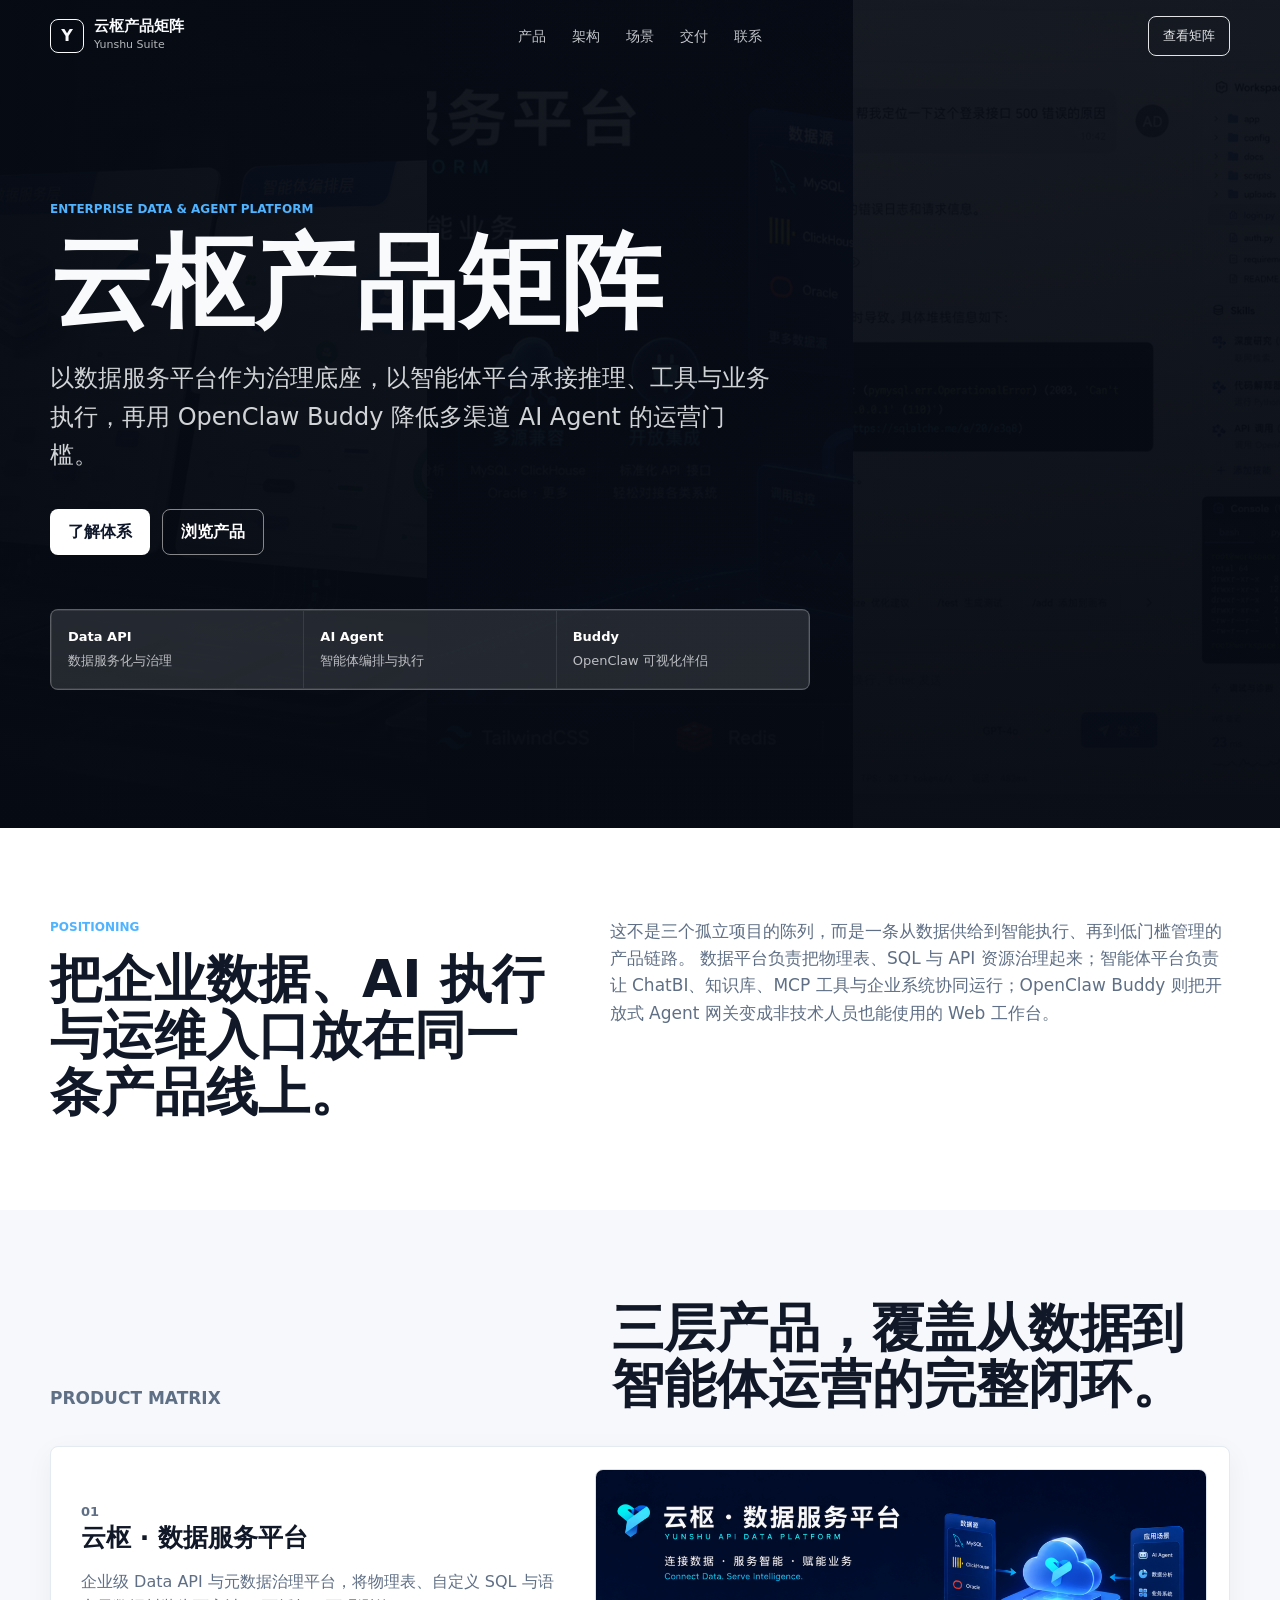
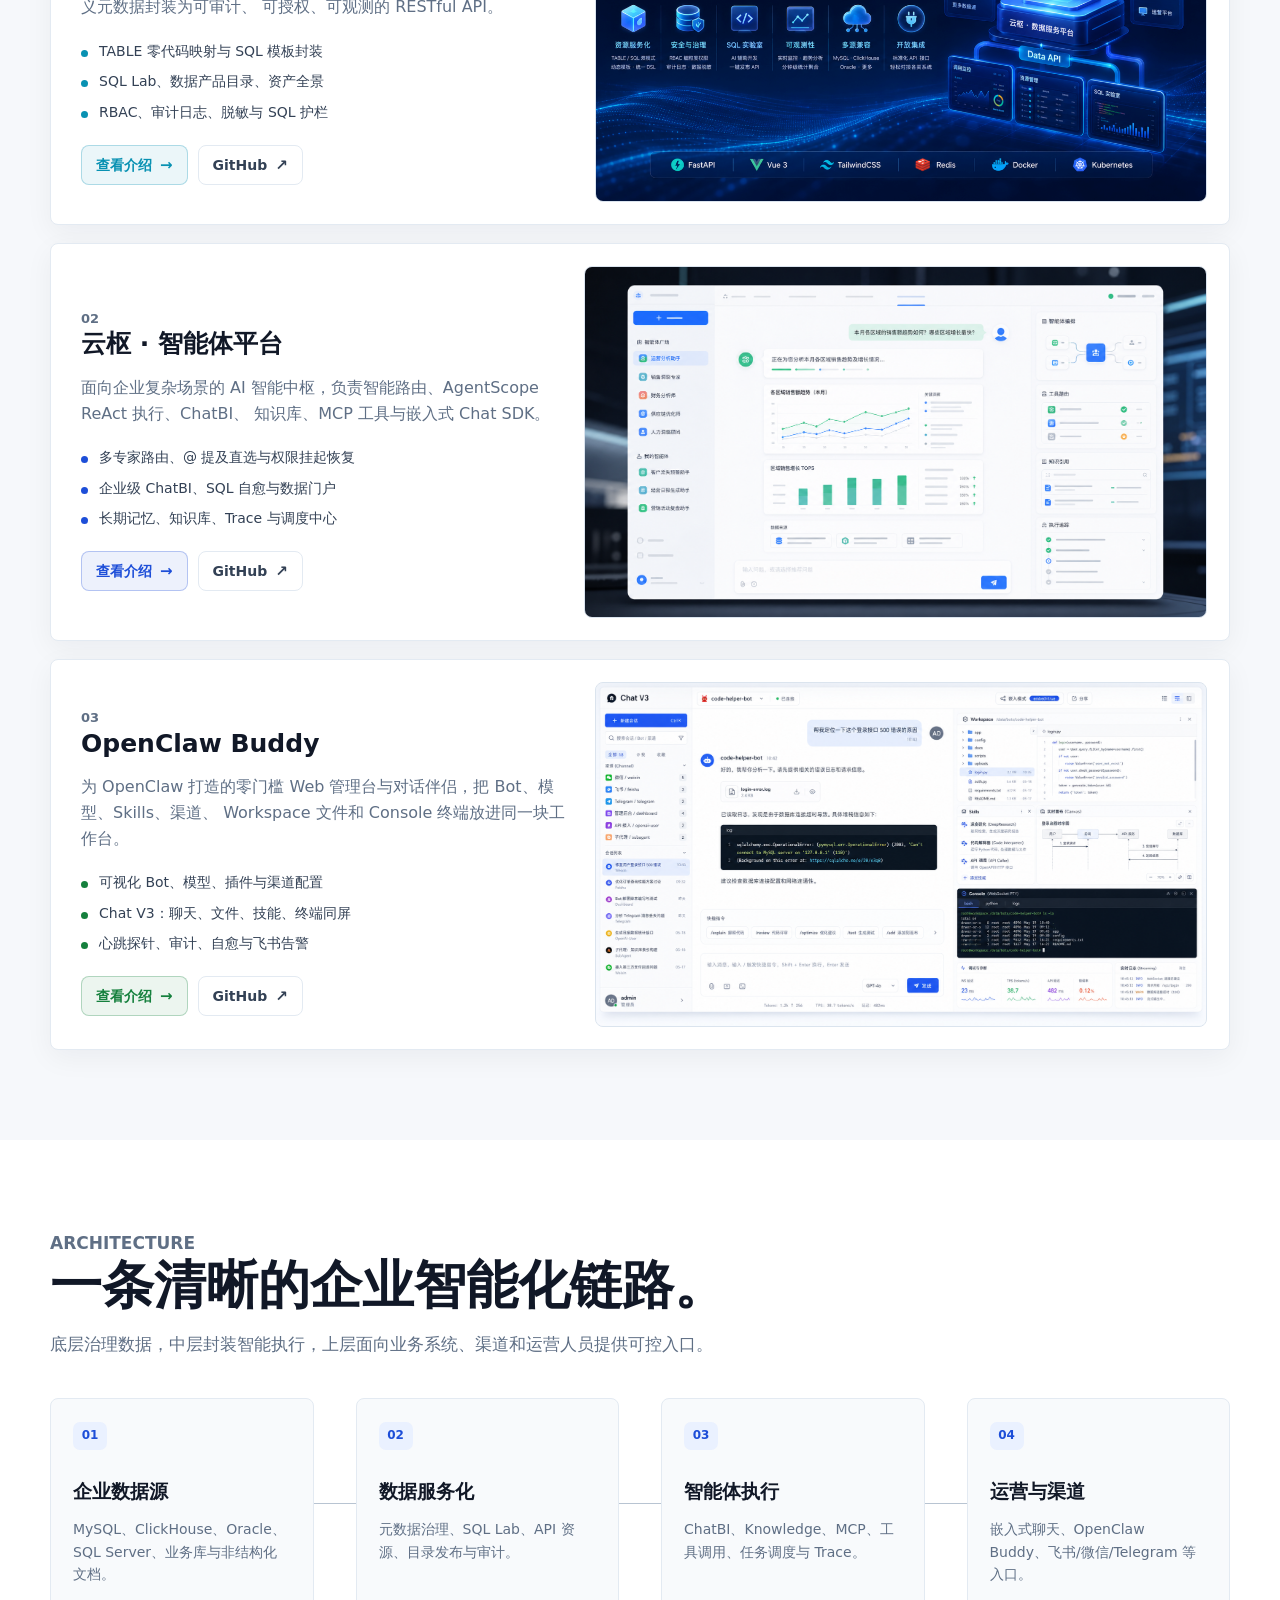
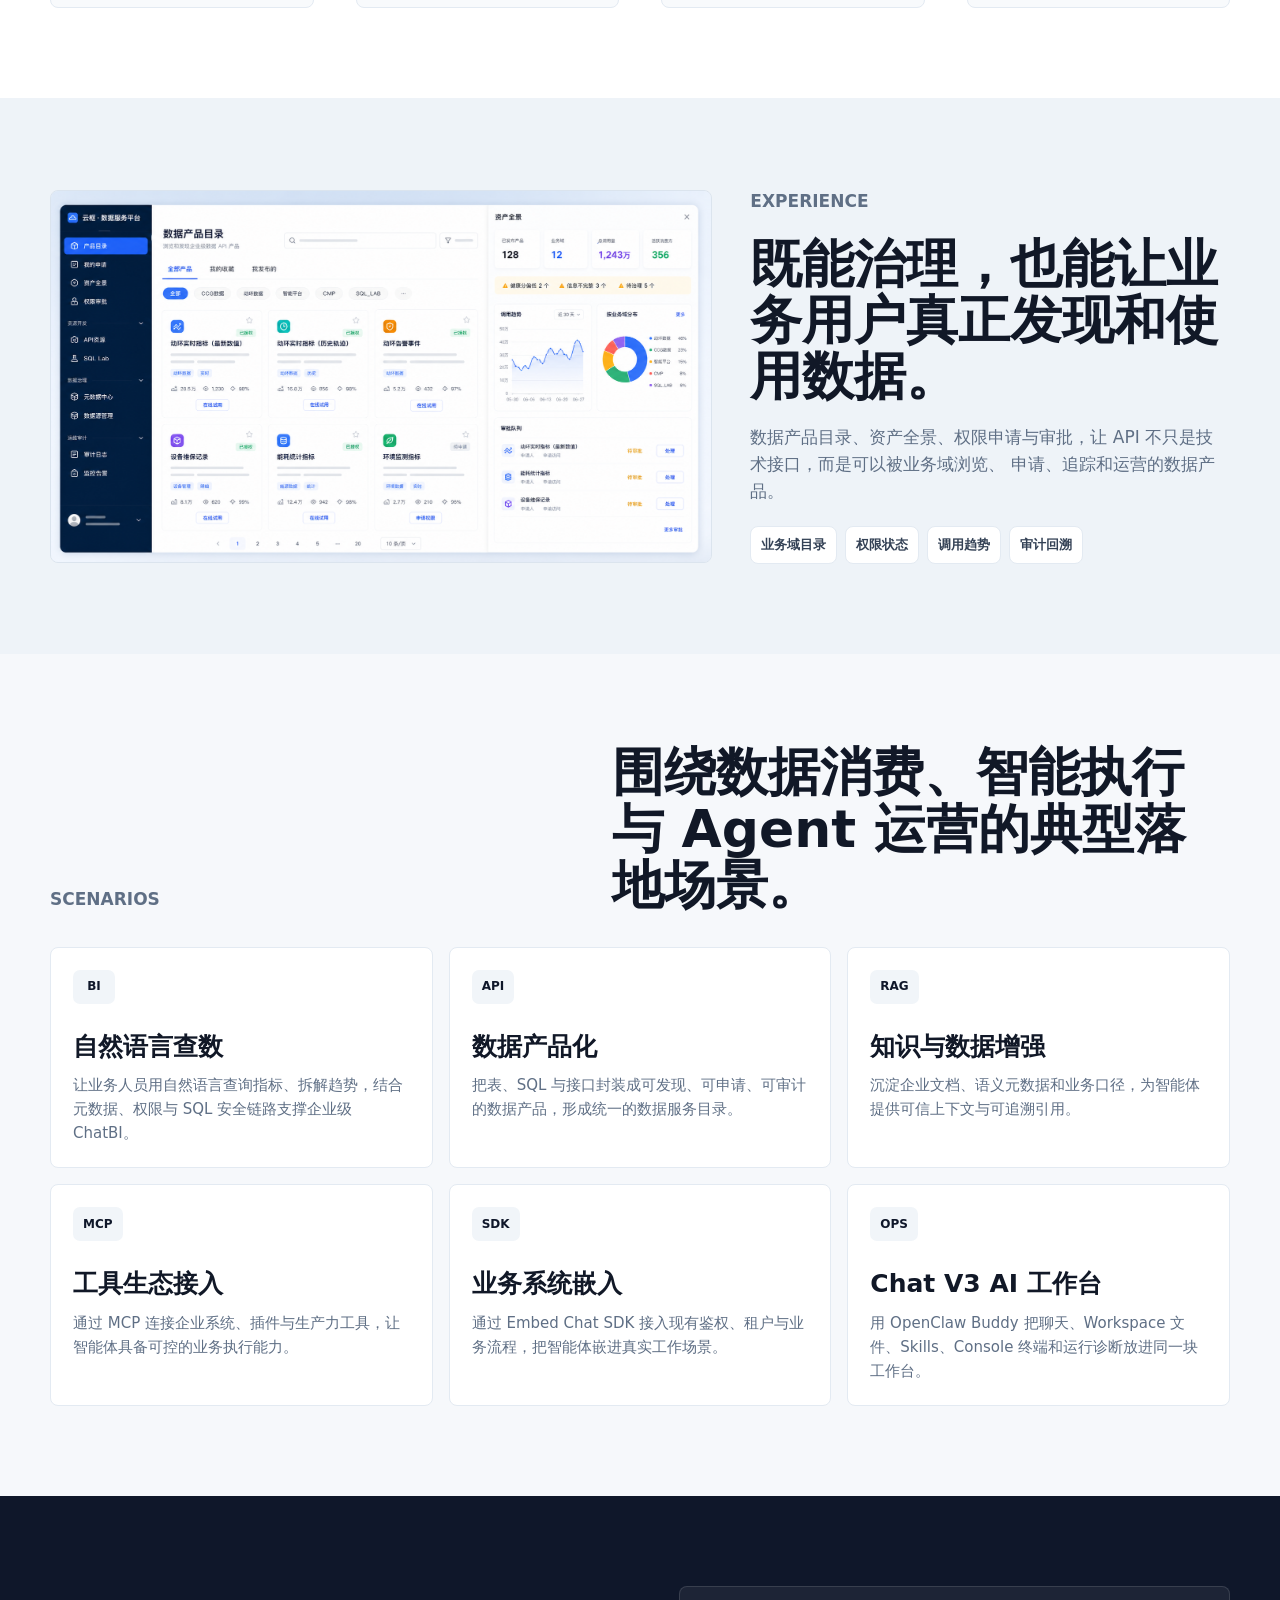
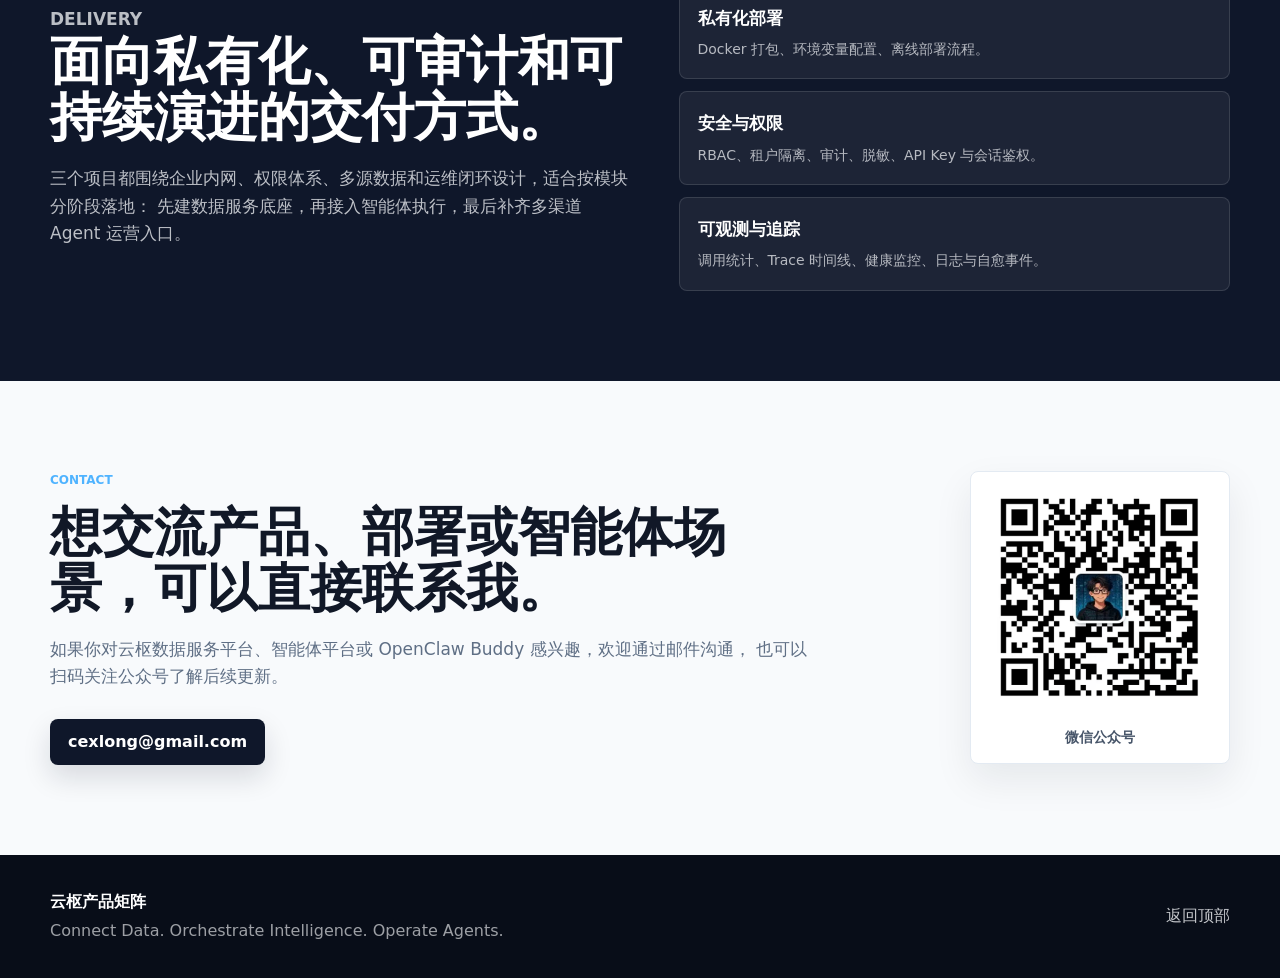
<file: index.html>
<!DOCTYPE html>
<html lang="zh-CN">
  <head>
    <meta charset="UTF-8" />
    <meta name="viewport" content="width=device-width, initial-scale=1.0" />
    <meta
      name="description"
      content="云枢产品矩阵：企业级数据服务平台、AI 智能体编排平台与 OpenClaw Buddy 管理伴侣。"
    />
    <title>云枢产品矩阵 | Data, Agents, Operations</title>
    <link rel="canonical" href="https://randychen1985.github.io/yunshu/" />
    <meta property="og:type" content="website" />
    <meta property="og:locale" content="zh_CN" />
    <meta property="og:site_name" content="云枢产品矩阵" />
    <meta property="og:title" content="云枢产品矩阵 | Data, Agents, Operations" />
    <meta
      property="og:description"
      content="云枢产品矩阵：企业级数据服务平台、AI 智能体编排平台与 OpenClaw Buddy 管理伴侣。"
    />
    <meta property="og:url" content="https://randychen1985.github.io/yunshu/" />
    <meta
      property="og:image"
      content="https://randychen1985.github.io/yunshu/assets/images/generated-product-suite-hero.png"
    />
    <meta name="twitter:card" content="summary_large_image" />
    <meta name="twitter:title" content="云枢产品矩阵 | Data, Agents, Operations" />
    <meta
      name="twitter:description"
      content="云枢产品矩阵：企业级数据服务平台、AI 智能体编排平台与 OpenClaw Buddy 管理伴侣。"
    />
    <meta
      name="twitter:image"
      content="https://randychen1985.github.io/yunshu/assets/images/generated-product-suite-hero.png"
    />
    <link rel="icon" href="assets/favicon.svg" type="image/svg+xml" />
    <link rel="stylesheet" href="styles.css" />
  </head>
  <body>
    <header class="site-header" data-header>
      <a class="brand" href="#top" aria-label="回到首页">
        <span class="brand-mark">Y</span>
        <span>
          <strong>云枢产品矩阵</strong>
          <small>Yunshu Suite</small>
        </span>
      </a>
      <nav class="desktop-nav" aria-label="主导航">
        <a href="#products">产品</a>
        <a href="#architecture">架构</a>
        <a href="#scenarios">场景</a>
        <a href="#delivery">交付</a>
        <a href="#contact">联系</a>
      </nav>
      <a class="header-action" href="#products">查看矩阵</a>
      <button class="menu-button" type="button" data-menu-button aria-label="打开菜单">
        <span></span>
        <span></span>
      </button>
    </header>

    <nav class="mobile-nav" data-mobile-nav aria-label="移动导航">
      <a href="#products">产品</a>
      <a href="#architecture">架构</a>
      <a href="#scenarios">场景</a>
      <a href="#delivery">交付</a>
      <a href="#contact">联系</a>
    </nav>

    <main id="top">
      <section class="hero" aria-labelledby="hero-title">
        <div class="hero-media" aria-hidden="true">
          <img src="assets/images/generated-product-suite-hero.png" alt="" />
          <img src="assets/images/data-platform-overview.png" alt="" />
          <img src="assets/images/generated-openclaw-buddy-chat-v3.png" alt="" />
        </div>
        <div class="hero-overlay"></div>
        <div class="hero-content">
          <p class="eyebrow">Enterprise Data & Agent Platform</p>
          <h1 id="hero-title">云枢产品矩阵</h1>
          <p class="hero-lead">
            以数据服务平台作为治理底座，以智能体平台承接推理、工具与业务执行，再用
            OpenClaw Buddy 降低多渠道 AI Agent 的运营门槛。
          </p>
          <div class="hero-actions">
            <a class="button primary" href="#architecture">了解体系</a>
            <a class="button secondary" href="#products">浏览产品</a>
          </div>
          <div class="hero-metrics" aria-label="产品矩阵摘要">
            <a class="hero-metric" href="#product-data">
              <strong>Data API</strong>
              <span>数据服务化与治理</span>
            </a>
            <a class="hero-metric" href="#product-agent">
              <strong>AI Agent</strong>
              <span>智能体编排与执行</span>
            </a>
            <a class="hero-metric" href="#product-buddy">
              <strong>Buddy</strong>
              <span>OpenClaw 可视化伴侣</span>
            </a>
          </div>
        </div>
      </section>

      <section class="section intro-section" aria-label="平台定位">
        <div class="container intro-grid">
          <div>
            <p class="section-kicker">Positioning</p>
            <h2>把企业数据、AI 执行与运维入口放在同一条产品线上。</h2>
          </div>
          <p>
            这不是三个孤立项目的陈列，而是一条从数据供给到智能执行、再到低门槛管理的产品链路。
            数据平台负责把物理表、SQL 与 API 资源治理起来；智能体平台负责让 ChatBI、知识库、MCP
            工具与企业系统协同运行；OpenClaw Buddy 则把开放式 Agent 网关变成非技术人员也能使用的
            Web 工作台。
          </p>
        </div>
      </section>

      <section class="section" id="products" aria-labelledby="products-title">
        <div class="container">
          <div class="section-heading">
            <p class="section-kicker">Product Matrix</p>
            <h2 id="products-title">三层产品，覆盖从数据到智能体运营的完整闭环。</h2>
          </div>

          <div class="product-grid">
            <article class="product-card accent-cyan" id="product-data">
              <div class="product-copy">
                <p class="product-index">01</p>
                <h3>云枢 · 数据服务平台</h3>
                <p>
                  企业级 Data API 与元数据治理平台，将物理表、自定义 SQL 与语义元数据封装为可审计、
                  可授权、可观测的 RESTful API。
                </p>
                <ul>
                  <li>TABLE 零代码映射与 SQL 模板封装</li>
                  <li>SQL Lab、数据产品目录、资产全景</li>
                  <li>RBAC、审计日志、脱敏与 SQL 护栏</li>
                </ul>
                <div class="product-actions">
                  <a class="product-link" href="products/data-platform.html">
                    查看介绍
                    <span aria-hidden="true">→</span>
                  </a>
                  <a
                    class="product-link ghost"
                    href="https://github.com/RandyChen1985/yunshu-api-data-platform"
                    target="_blank"
                    rel="noopener noreferrer"
                    aria-label="打开云枢数据服务平台 GitHub 仓库"
                  >
                    GitHub
                    <span aria-hidden="true">↗</span>
                  </a>
                </div>
              </div>
              <figure class="product-shot">
                <a href="products/data-platform.html" aria-label="查看云枢数据服务平台介绍">
                  <img
                    src="assets/images/data-platform-overview.png"
                    alt="云枢数据服务平台仪表盘截图"
                  />
                </a>
              </figure>
            </article>

            <article class="product-card accent-blue featured-product" id="product-agent">
              <div class="product-copy">
                <p class="product-index">02</p>
                <h3>云枢 · 智能体平台</h3>
                <p>
                  面向企业复杂场景的 AI 智能中枢，负责智能路由、AgentScope ReAct 执行、ChatBI、
                  知识库、MCP 工具与嵌入式 Chat SDK。
                </p>
                <ul>
                  <li>多专家路由、@ 提及直选与权限挂起恢复</li>
                  <li>企业级 ChatBI、SQL 自愈与数据门户</li>
                  <li>长期记忆、知识库、Trace 与调度中心</li>
                </ul>
                <div class="product-actions">
                  <a class="product-link" href="products/ai-agent-platform.html">
                    查看介绍
                    <span aria-hidden="true">→</span>
                  </a>
                  <a
                    class="product-link ghost"
                    href="https://github.com/RandyChen1985/yunshu-ai-agent-platform"
                    target="_blank"
                    rel="noopener noreferrer"
                    aria-label="打开云枢智能体平台 GitHub 仓库"
                  >
                    GitHub
                    <span aria-hidden="true">↗</span>
                  </a>
                </div>
              </div>
              <figure class="product-shot">
                <a href="products/ai-agent-platform.html" aria-label="查看云枢智能体平台介绍">
                  <img
                    src="assets/images/generated-agent-platform.png"
                    alt="云枢智能体平台高清界面概念图"
                  />
                </a>
              </figure>
            </article>

            <article class="product-card accent-green" id="product-buddy">
              <div class="product-copy">
                <p class="product-index">03</p>
                <h3>OpenClaw Buddy</h3>
                <p>
                  为 OpenClaw 打造的零门槛 Web 管理台与对话伴侣，把 Bot、模型、Skills、渠道、
                  Workspace 文件和 Console 终端放进同一块工作台。
                </p>
                <ul>
                  <li>可视化 Bot、模型、插件与渠道配置</li>
                  <li>Chat V3：聊天、文件、技能、终端同屏</li>
                  <li>心跳探针、审计、自愈与飞书告警</li>
                </ul>
                <div class="product-actions">
                  <a class="product-link" href="products/openclaw-buddy.html">
                    查看介绍
                    <span aria-hidden="true">→</span>
                  </a>
                  <a
                    class="product-link ghost"
                    href="https://github.com/RandyChen1985/openclaw-buddy"
                    target="_blank"
                    rel="noopener noreferrer"
                    aria-label="打开 OpenClaw Buddy GitHub 仓库"
                  >
                    GitHub
                    <span aria-hidden="true">↗</span>
                  </a>
                </div>
              </div>
              <figure class="product-shot">
                <a href="products/openclaw-buddy.html" aria-label="查看 OpenClaw Buddy 介绍">
                  <img
                    src="assets/images/generated-openclaw-buddy-chat-v3.png"
                    alt="OpenClaw Buddy Chat V3 一站式 AI 工作台概念图"
                  />
                </a>
              </figure>
            </article>
          </div>
        </div>
      </section>

      <section class="section architecture-section" id="architecture" aria-labelledby="architecture-title">
        <div class="container">
          <div class="section-heading compact">
            <p class="section-kicker">Architecture</p>
            <h2 id="architecture-title">一条清晰的企业智能化链路。</h2>
            <p>
              底层治理数据，中层封装智能执行，上层面向业务系统、渠道和运营人员提供可控入口。
            </p>
          </div>

          <div class="architecture-flow" aria-label="云枢产品矩阵架构流">
            <div class="flow-node">
              <span>01</span>
              <strong>企业数据源</strong>
              <p>MySQL、ClickHouse、Oracle、SQL Server、业务库与非结构化文档。</p>
            </div>
            <div class="flow-line"></div>
            <div class="flow-node">
              <span>02</span>
              <strong>数据服务化</strong>
              <p>元数据治理、SQL Lab、API 资源、目录发布与审计。</p>
            </div>
            <div class="flow-line"></div>
            <div class="flow-node">
              <span>03</span>
              <strong>智能体执行</strong>
              <p>ChatBI、Knowledge、MCP、工具调用、任务调度与 Trace。</p>
            </div>
            <div class="flow-line"></div>
            <div class="flow-node">
              <span>04</span>
              <strong>运营与渠道</strong>
              <p>嵌入式聊天、OpenClaw Buddy、飞书/微信/Telegram 等入口。</p>
            </div>
          </div>
        </div>
      </section>

      <section class="section split-showcase" aria-label="产品界面展示">
        <div class="container showcase-grid">
          <figure class="showcase-image large">
            <img
              src="assets/images/generated-data-platform-experience.png"
              alt="云枢数据服务平台的数据产品目录与资产全景概念图"
            />
          </figure>
          <div class="showcase-copy">
            <p class="section-kicker">Experience</p>
            <h2>既能治理，也能让业务用户真正发现和使用数据。</h2>
            <p>
              数据产品目录、资产全景、权限申请与审批，让 API 不只是技术接口，而是可以被业务域浏览、
              申请、追踪和运营的数据产品。
            </p>
            <div class="feature-list">
              <span>业务域目录</span>
              <span>权限状态</span>
              <span>调用趋势</span>
              <span>审计回溯</span>
            </div>
          </div>
        </div>
      </section>

      <section class="section" id="scenarios" aria-labelledby="scenarios-title">
        <div class="container">
          <div class="section-heading">
            <p class="section-kicker">Scenarios</p>
            <h2 id="scenarios-title">围绕数据消费、智能执行与 Agent 运营的典型落地场景。</h2>
          </div>
          <div class="scenario-grid">
            <article>
              <span class="scenario-icon">BI</span>
              <h3>自然语言查数</h3>
              <p>让业务人员用自然语言查询指标、拆解趋势，结合元数据、权限与 SQL 安全链路支撑企业级 ChatBI。</p>
            </article>
            <article>
              <span class="scenario-icon">API</span>
              <h3>数据产品化</h3>
              <p>把表、SQL 与接口封装成可发现、可申请、可审计的数据产品，形成统一的数据服务目录。</p>
            </article>
            <article>
              <span class="scenario-icon">RAG</span>
              <h3>知识与数据增强</h3>
              <p>沉淀企业文档、语义元数据和业务口径，为智能体提供可信上下文与可追溯引用。</p>
            </article>
            <article>
              <span class="scenario-icon">MCP</span>
              <h3>工具生态接入</h3>
              <p>通过 MCP 连接企业系统、插件与生产力工具，让智能体具备可控的业务执行能力。</p>
            </article>
            <article>
              <span class="scenario-icon">SDK</span>
              <h3>业务系统嵌入</h3>
              <p>通过 Embed Chat SDK 接入现有鉴权、租户与业务流程，把智能体嵌进真实工作场景。</p>
            </article>
            <article>
              <span class="scenario-icon">OPS</span>
              <h3>Chat V3 AI 工作台</h3>
              <p>用 OpenClaw Buddy 把聊天、Workspace 文件、Skills、Console 终端和运行诊断放进同一块工作台。</p>
            </article>
          </div>
        </div>
      </section>

      <section class="section delivery-section" id="delivery" aria-labelledby="delivery-title">
        <div class="container delivery-grid">
          <div>
            <p class="section-kicker">Delivery</p>
            <h2 id="delivery-title">面向私有化、可审计和可持续演进的交付方式。</h2>
            <p>
              三个项目都围绕企业内网、权限体系、多源数据和运维闭环设计，适合按模块分阶段落地：
              先建数据服务底座，再接入智能体执行，最后补齐多渠道 Agent 运营入口。
            </p>
          </div>
          <div class="delivery-points">
            <div>
              <strong>私有化部署</strong>
              <span>Docker 打包、环境变量配置、离线部署流程。</span>
            </div>
            <div>
              <strong>安全与权限</strong>
              <span>RBAC、租户隔离、审计、脱敏、API Key 与会话鉴权。</span>
            </div>
            <div>
              <strong>可观测与追踪</strong>
              <span>调用统计、Trace 时间线、健康监控、日志与自愈事件。</span>
            </div>
          </div>
        </div>
      </section>

      <section class="section contact-section" id="contact" aria-labelledby="contact-title">
        <div class="container contact-grid">
          <div class="contact-copy">
            <p class="section-kicker">Contact</p>
            <h2 id="contact-title">想交流产品、部署或智能体场景，可以直接联系我。</h2>
            <p>
              如果你对云枢数据服务平台、智能体平台或 OpenClaw Buddy 感兴趣，欢迎通过邮件沟通，
              也可以扫码关注公众号了解后续更新。
            </p>
            <a class="contact-email" href="mailto:cexlong@gmail.com">cexlong@gmail.com</a>
          </div>
          <figure class="wechat-card">
            <img src="assets/images/weixin.png" alt="微信公众号二维码" />
            <figcaption>微信公众号</figcaption>
          </figure>
        </div>
      </section>
    </main>

    <footer class="site-footer">
      <div class="container footer-grid">
        <div>
          <strong>云枢产品矩阵</strong>
          <p>Connect Data. Orchestrate Intelligence. Operate Agents.</p>
        </div>
        <a href="#top">返回顶部</a>
      </div>
    </footer>

    <script src="script.js"></script>
  </body>
</html>
</file>
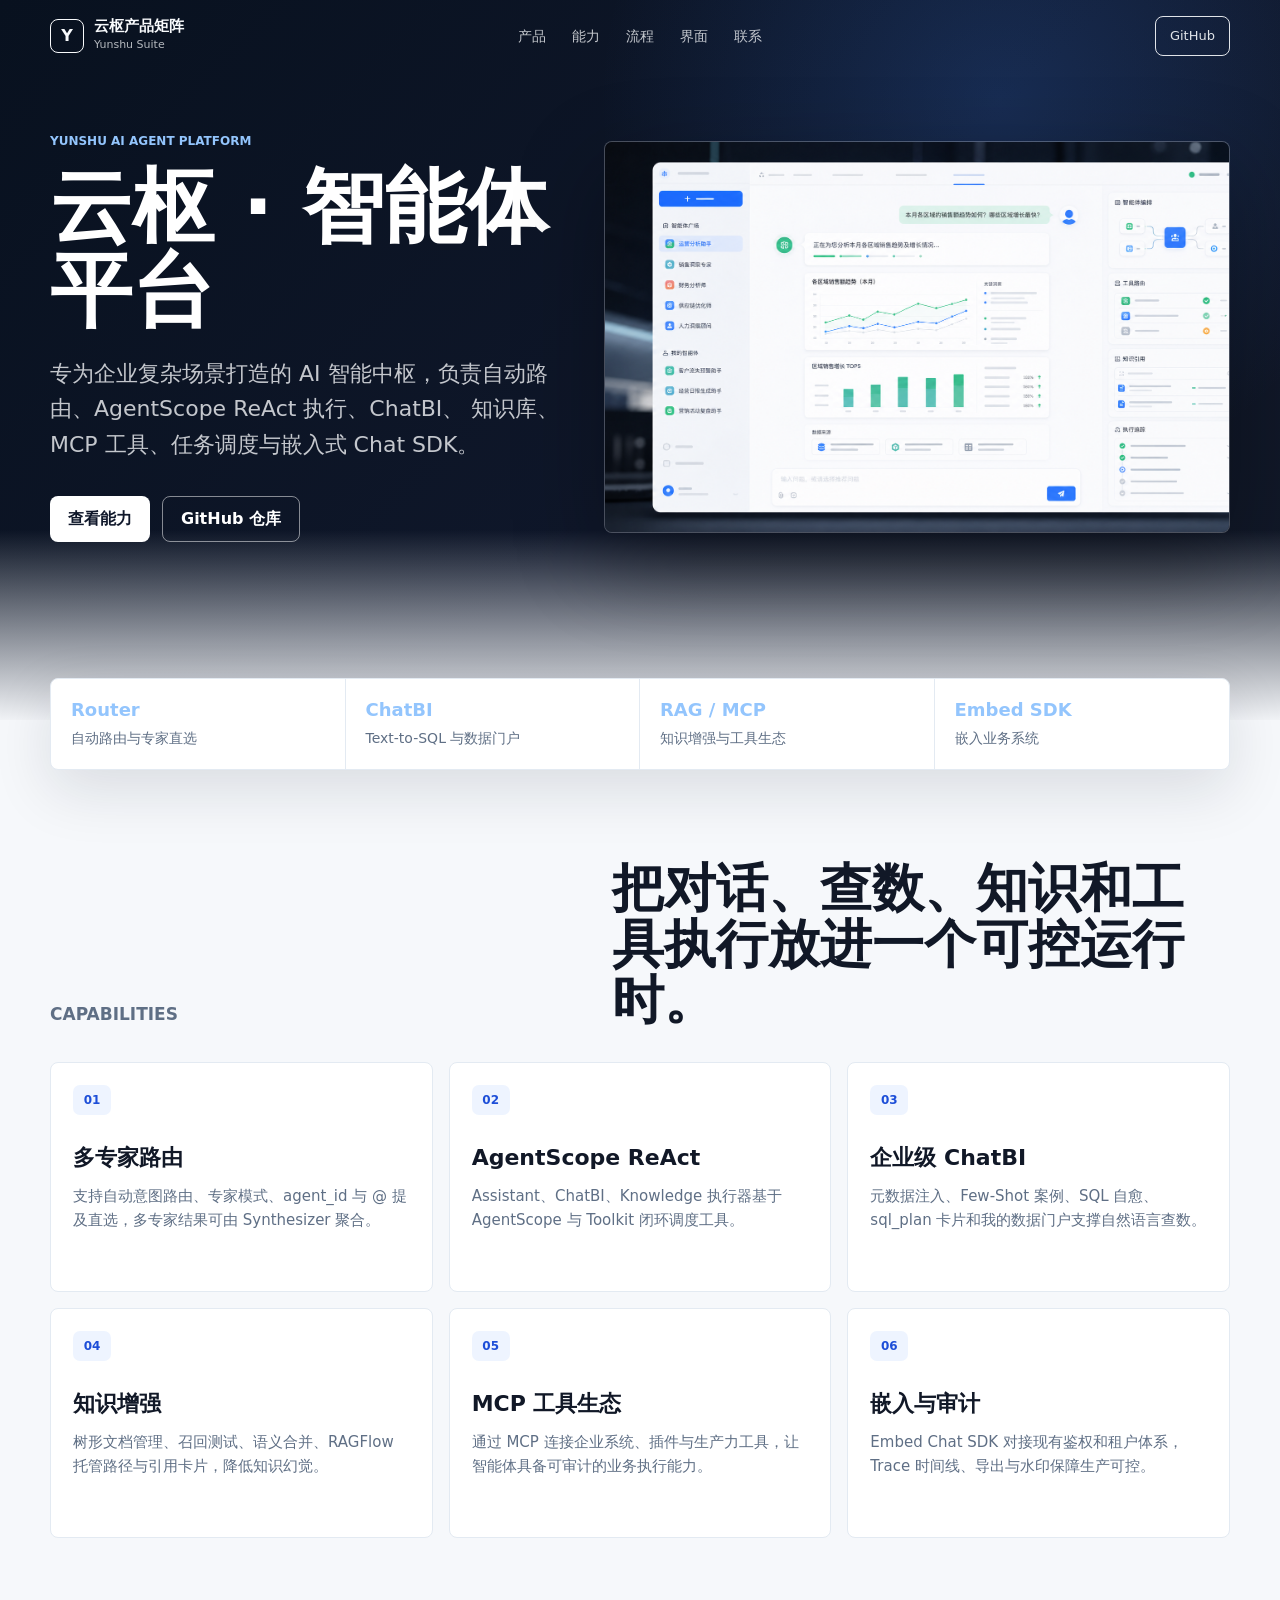
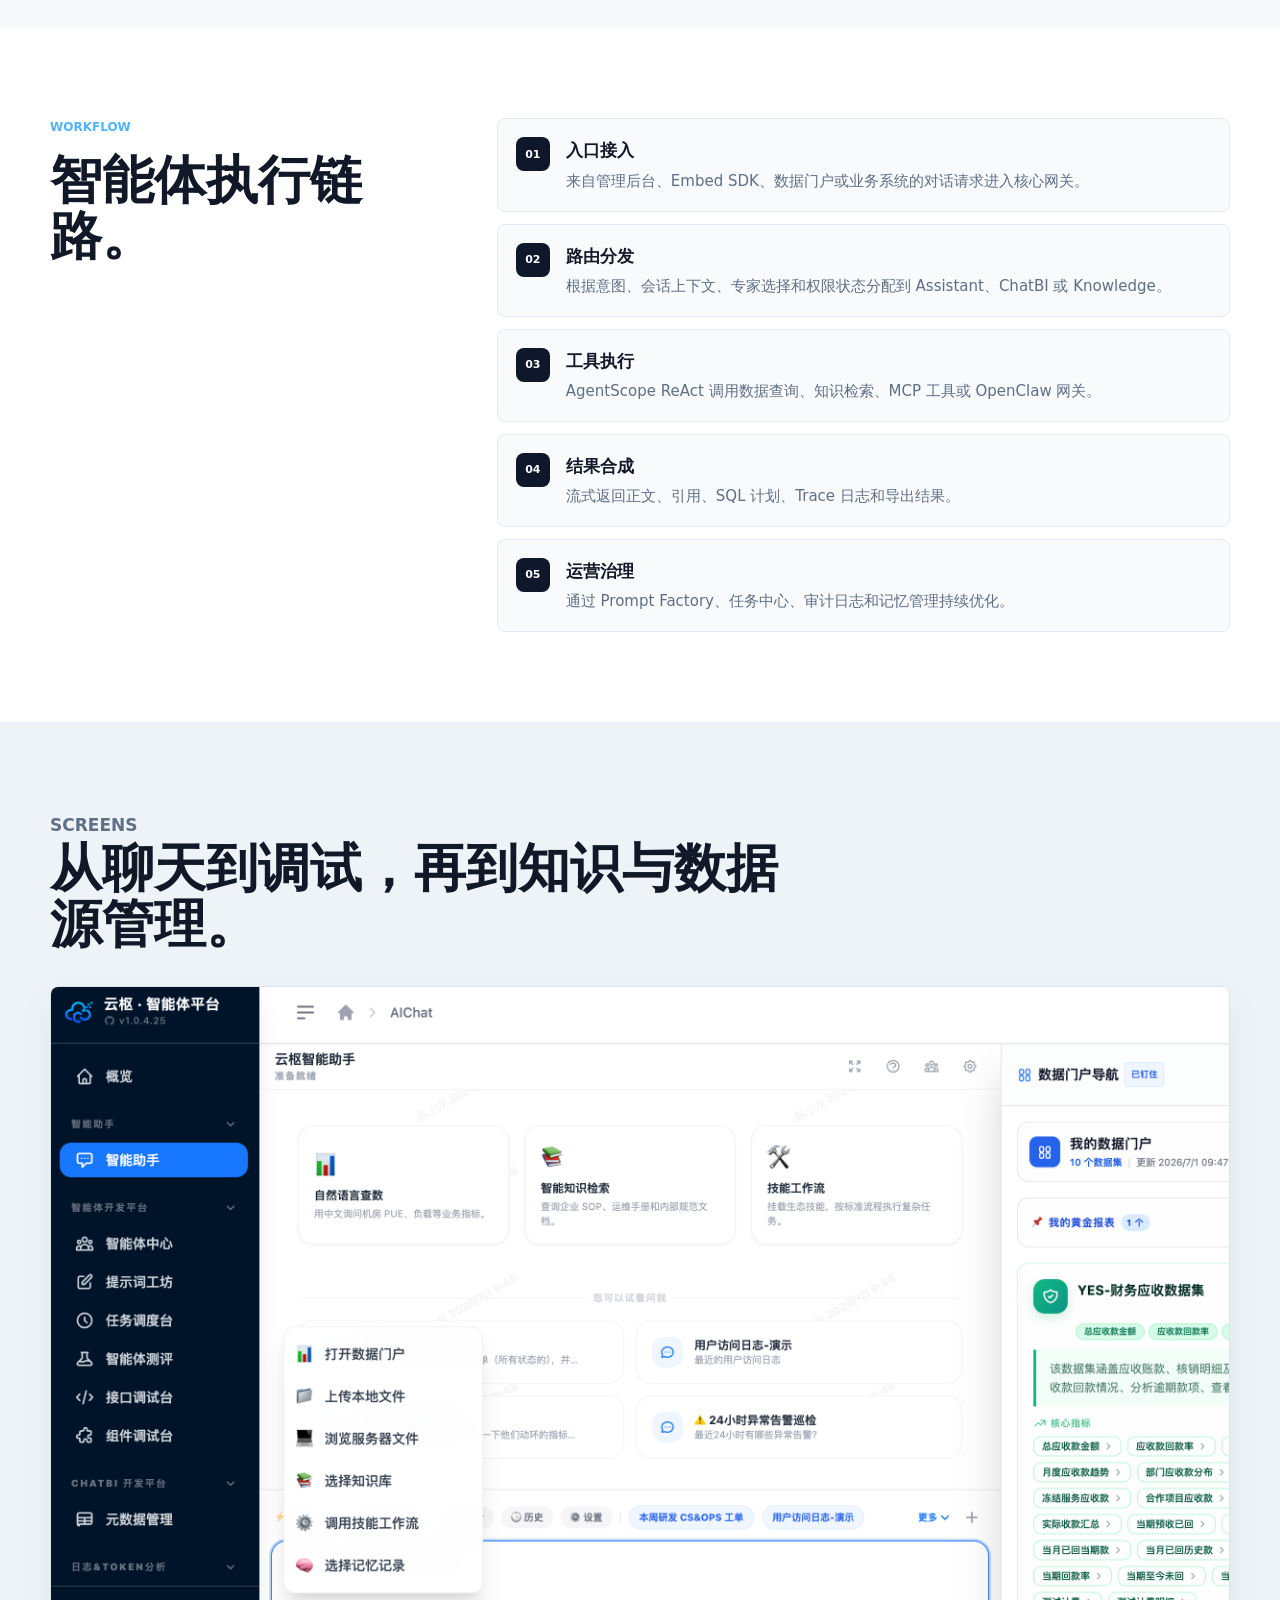
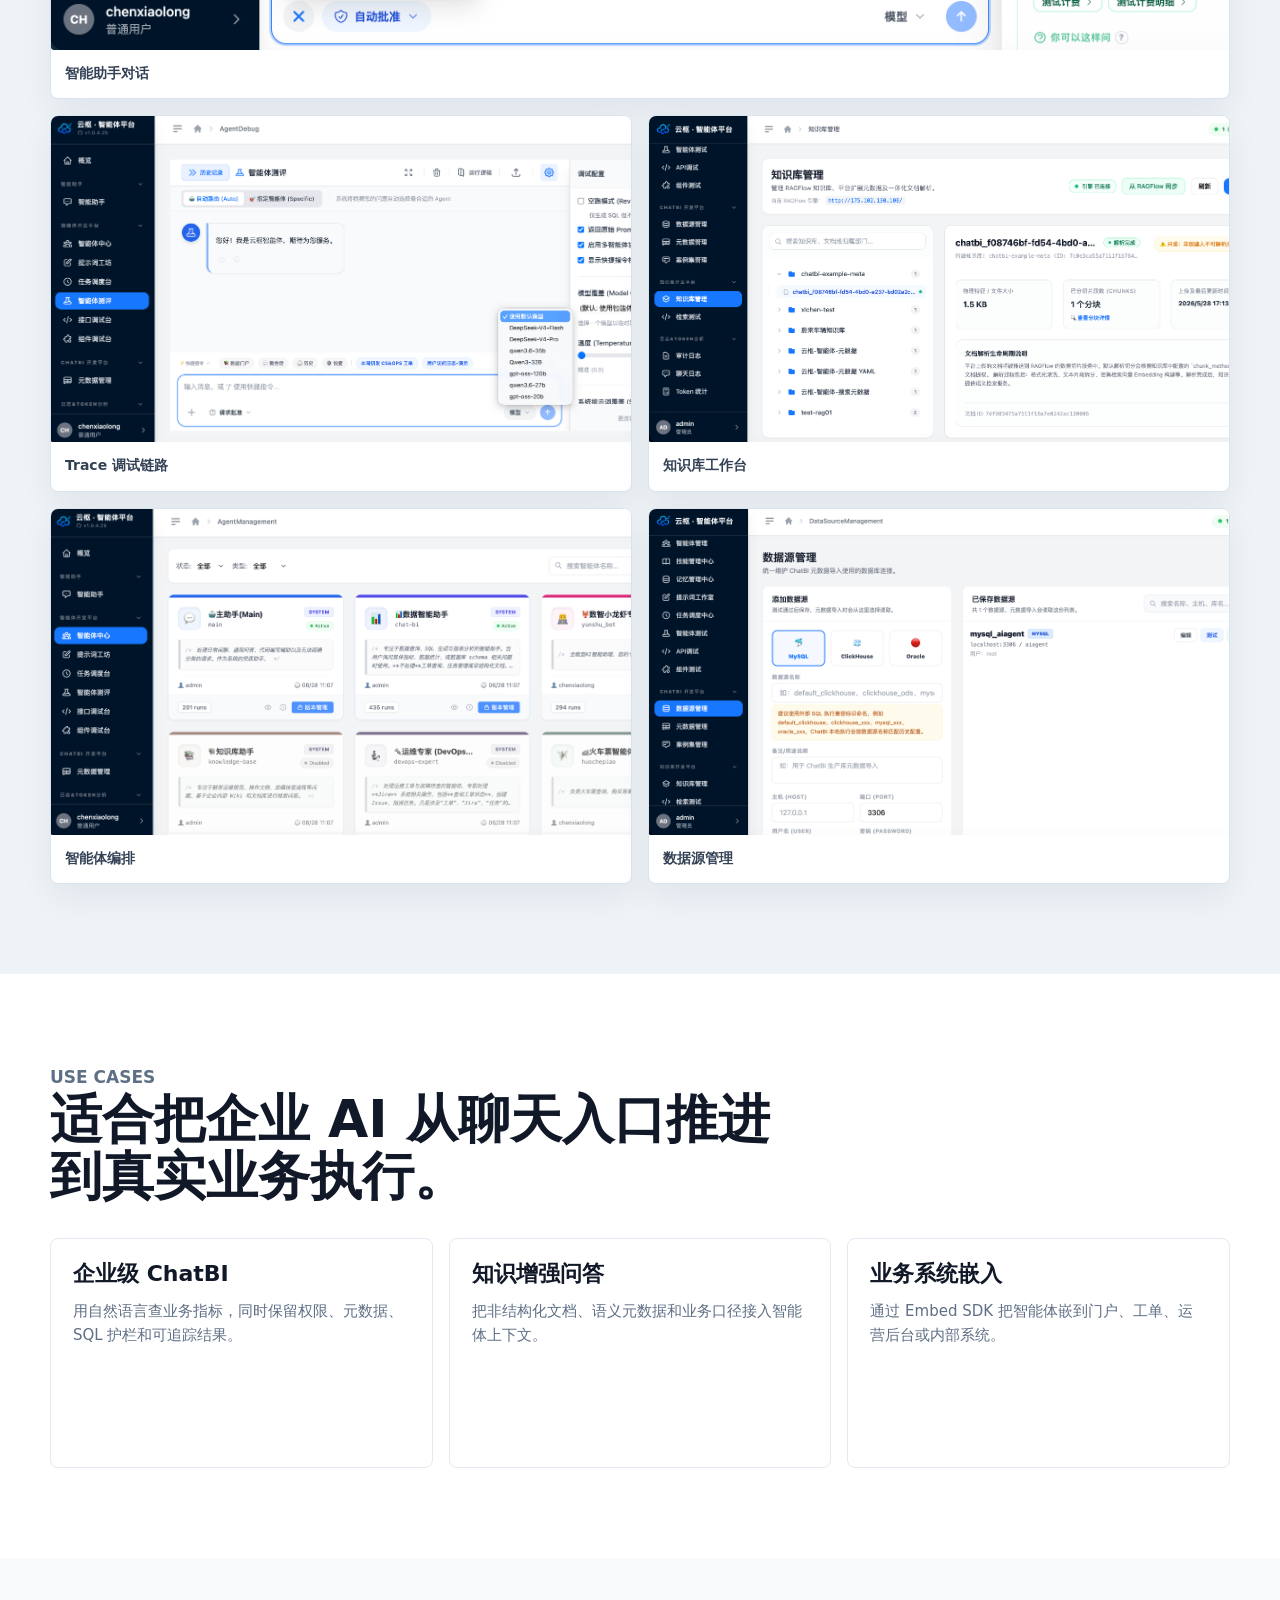
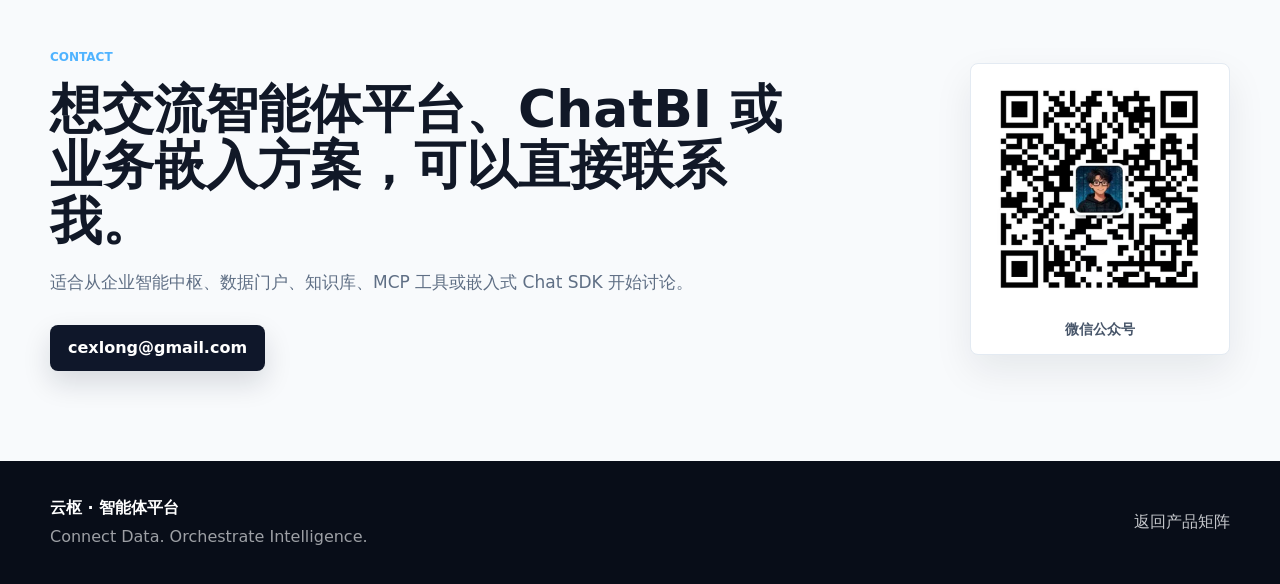
<file: products/ai-agent-platform.html>
<!DOCTYPE html>
<html lang="zh-CN">
  <head>
    <meta charset="UTF-8" />
    <meta name="viewport" content="width=device-width, initial-scale=1.0" />
    <meta
      name="description"
      content="云枢 · 智能体平台：企业级 AI 智能体编排、ChatBI、知识库、MCP、Embed Chat SDK 与全链路 Trace。"
    />
    <title>云枢 · 智能体平台 | 云枢产品矩阵</title>
    <link rel="canonical" href="https://randychen1985.github.io/yunshu/products/ai-agent-platform.html" />
    <meta property="og:type" content="website" />
    <meta property="og:locale" content="zh_CN" />
    <meta property="og:site_name" content="云枢产品矩阵" />
    <meta property="og:title" content="云枢 · 智能体平台" />
    <meta
      property="og:description"
      content="面向企业复杂场景的 AI 智能中枢，承接路由、编排、ChatBI、知识增强、工具执行与业务系统嵌入。"
    />
    <meta property="og:url" content="https://randychen1985.github.io/yunshu/products/ai-agent-platform.html" />
    <meta
      property="og:image"
      content="https://randychen1985.github.io/yunshu/assets/images/generated-agent-platform.png"
    />
    <meta name="twitter:card" content="summary_large_image" />
    <link rel="icon" href="../assets/favicon.svg" type="image/svg+xml" />
    <link rel="stylesheet" href="../styles.css" />
  </head>
  <body class="product-page">
    <header class="site-header product-header" data-header>
      <a class="brand" href="../index.html" aria-label="回到云枢产品矩阵首页">
        <span class="brand-mark">Y</span>
        <span>
          <strong>云枢产品矩阵</strong>
          <small>Yunshu Suite</small>
        </span>
      </a>
      <nav class="desktop-nav" aria-label="主导航">
        <a href="../index.html#products">产品</a>
        <a href="#capabilities">能力</a>
        <a href="#workflow">流程</a>
        <a href="#screens">界面</a>
        <a href="#contact">联系</a>
      </nav>
      <a class="header-action" href="https://github.com/RandyChen1985/yunshu-ai-agent-platform" target="_blank" rel="noopener noreferrer">GitHub</a>
      <button class="menu-button" type="button" data-menu-button aria-label="打开菜单">
        <span></span>
        <span></span>
      </button>
    </header>

    <nav class="mobile-nav" data-mobile-nav aria-label="移动导航">
      <a href="../index.html#products">产品</a>
      <a href="#capabilities">能力</a>
      <a href="#workflow">流程</a>
      <a href="#screens">界面</a>
      <a href="#contact">联系</a>
    </nav>

    <main id="top">
      <section class="product-hero agent-theme" aria-labelledby="product-title">
        <div class="container product-hero-grid">
          <div class="product-hero-copy">
            <p class="eyebrow">Yunshu AI Agent Platform</p>
            <h1 id="product-title">云枢 · 智能体平台</h1>
            <p>
              专为企业复杂场景打造的 AI 智能中枢，负责自动路由、AgentScope ReAct 执行、ChatBI、
              知识库、MCP 工具、任务调度与嵌入式 Chat SDK。
            </p>
            <div class="hero-actions">
              <a class="button primary" href="#capabilities">查看能力</a>
              <a class="button secondary" href="https://github.com/RandyChen1985/yunshu-ai-agent-platform" target="_blank" rel="noopener noreferrer">GitHub 仓库</a>
            </div>
          </div>
          <figure class="product-hero-shot">
            <img src="../assets/images/generated-agent-platform.png" alt="云枢智能体平台产品概念图" />
          </figure>
        </div>
      </section>

      <section class="product-strip" aria-label="产品摘要">
        <div class="container strip-grid">
          <div><strong>Router</strong><span>自动路由与专家直选</span></div>
          <div><strong>ChatBI</strong><span>Text-to-SQL 与数据门户</span></div>
          <div><strong>RAG / MCP</strong><span>知识增强与工具生态</span></div>
          <div><strong>Embed SDK</strong><span>嵌入业务系统</span></div>
        </div>
      </section>

      <section class="section" id="capabilities" aria-labelledby="capabilities-title">
        <div class="container">
          <div class="section-heading">
            <p class="section-kicker">Capabilities</p>
            <h2 id="capabilities-title">把对话、查数、知识和工具执行放进一个可控运行时。</h2>
          </div>
          <div class="capability-grid">
            <article>
              <span>01</span>
              <h3>多专家路由</h3>
              <p>支持自动意图路由、专家模式、agent_id 与 @ 提及直选，多专家结果可由 Synthesizer 聚合。</p>
            </article>
            <article>
              <span>02</span>
              <h3>AgentScope ReAct</h3>
              <p>Assistant、ChatBI、Knowledge 执行器基于 AgentScope 与 Toolkit 闭环调度工具。</p>
            </article>
            <article>
              <span>03</span>
              <h3>企业级 ChatBI</h3>
              <p>元数据注入、Few-Shot 案例、SQL 自愈、sql_plan 卡片和我的数据门户支撑自然语言查数。</p>
            </article>
            <article>
              <span>04</span>
              <h3>知识增强</h3>
              <p>树形文档管理、召回测试、语义合并、RAGFlow 托管路径与引用卡片，降低知识幻觉。</p>
            </article>
            <article>
              <span>05</span>
              <h3>MCP 工具生态</h3>
              <p>通过 MCP 连接企业系统、插件与生产力工具，让智能体具备可审计的业务执行能力。</p>
            </article>
            <article>
              <span>06</span>
              <h3>嵌入与审计</h3>
              <p>Embed Chat SDK 对接现有鉴权和租户体系，Trace 时间线、导出与水印保障生产可控。</p>
            </article>
          </div>
        </div>
      </section>

      <section class="section product-flow-section" id="workflow" aria-labelledby="workflow-title">
        <div class="container product-flow-grid">
          <div>
            <p class="section-kicker">Workflow</p>
            <h2 id="workflow-title">智能体执行链路。</h2>
          </div>
          <ol class="timeline-list">
            <li><strong>入口接入</strong><span>来自管理后台、Embed SDK、数据门户或业务系统的对话请求进入核心网关。</span></li>
            <li><strong>路由分发</strong><span>根据意图、会话上下文、专家选择和权限状态分配到 Assistant、ChatBI 或 Knowledge。</span></li>
            <li><strong>工具执行</strong><span>AgentScope ReAct 调用数据查询、知识检索、MCP 工具或 OpenClaw 网关。</span></li>
            <li><strong>结果合成</strong><span>流式返回正文、引用、SQL 计划、Trace 日志和导出结果。</span></li>
            <li><strong>运营治理</strong><span>通过 Prompt Factory、任务中心、审计日志和记忆管理持续优化。</span></li>
          </ol>
        </div>
      </section>

      <section class="section screenshot-section" id="screens" aria-labelledby="screens-title">
        <div class="container">
          <div class="section-heading compact">
            <p class="section-kicker">Screens</p>
            <h2 id="screens-title">从聊天到调试，再到知识与数据源管理。</h2>
          </div>
          <div class="screenshot-grid">
            <figure class="wide"><img src="../assets/images/agent-ai-chat.png" alt="智能助手对话界面" /><figcaption>智能助手对话</figcaption></figure>
            <figure><img src="../assets/images/agent-chat-debug.png" alt="Trace 调试链路界面" /><figcaption>Trace 调试链路</figcaption></figure>
            <figure><img src="../assets/images/agent-knowledge.png" alt="知识库工作台界面" /><figcaption>知识库工作台</figcaption></figure>
            <figure><img src="../assets/images/agent-bot-list.png" alt="智能体编排界面" /><figcaption>智能体编排</figcaption></figure>
            <figure><img src="../assets/images/agent-datasource.png" alt="数据源管理界面" /><figcaption>数据源管理</figcaption></figure>
          </div>
        </div>
      </section>

      <section class="section usecase-section" aria-labelledby="usecase-title">
        <div class="container">
          <div class="section-heading compact">
            <p class="section-kicker">Use Cases</p>
            <h2 id="usecase-title">适合把企业 AI 从聊天入口推进到真实业务执行。</h2>
          </div>
          <div class="usecase-grid">
            <article><h3>企业级 ChatBI</h3><p>用自然语言查业务指标，同时保留权限、元数据、SQL 护栏和可追踪结果。</p></article>
            <article><h3>知识增强问答</h3><p>把非结构化文档、语义元数据和业务口径接入智能体上下文。</p></article>
            <article><h3>业务系统嵌入</h3><p>通过 Embed SDK 把智能体嵌到门户、工单、运营后台或内部系统。</p></article>
          </div>
        </div>
      </section>

      <section class="section contact-section" id="contact" aria-labelledby="contact-title">
        <div class="container contact-grid">
          <div class="contact-copy">
            <p class="section-kicker">Contact</p>
            <h2 id="contact-title">想交流智能体平台、ChatBI 或业务嵌入方案，可以直接联系我。</h2>
            <p>适合从企业智能中枢、数据门户、知识库、MCP 工具或嵌入式 Chat SDK 开始讨论。</p>
            <a class="contact-email" href="mailto:cexlong@gmail.com">cexlong@gmail.com</a>
          </div>
          <figure class="wechat-card">
            <img src="../assets/images/weixin.png" alt="微信公众号二维码" />
            <figcaption>微信公众号</figcaption>
          </figure>
        </div>
      </section>
    </main>

    <footer class="site-footer">
      <div class="container footer-grid">
        <div>
          <strong>云枢 · 智能体平台</strong>
          <p>Connect Data. Orchestrate Intelligence.</p>
        </div>
        <a href="../index.html">返回产品矩阵</a>
      </div>
    </footer>

    <script src="../script.js"></script>
  </body>
</html>
</file>
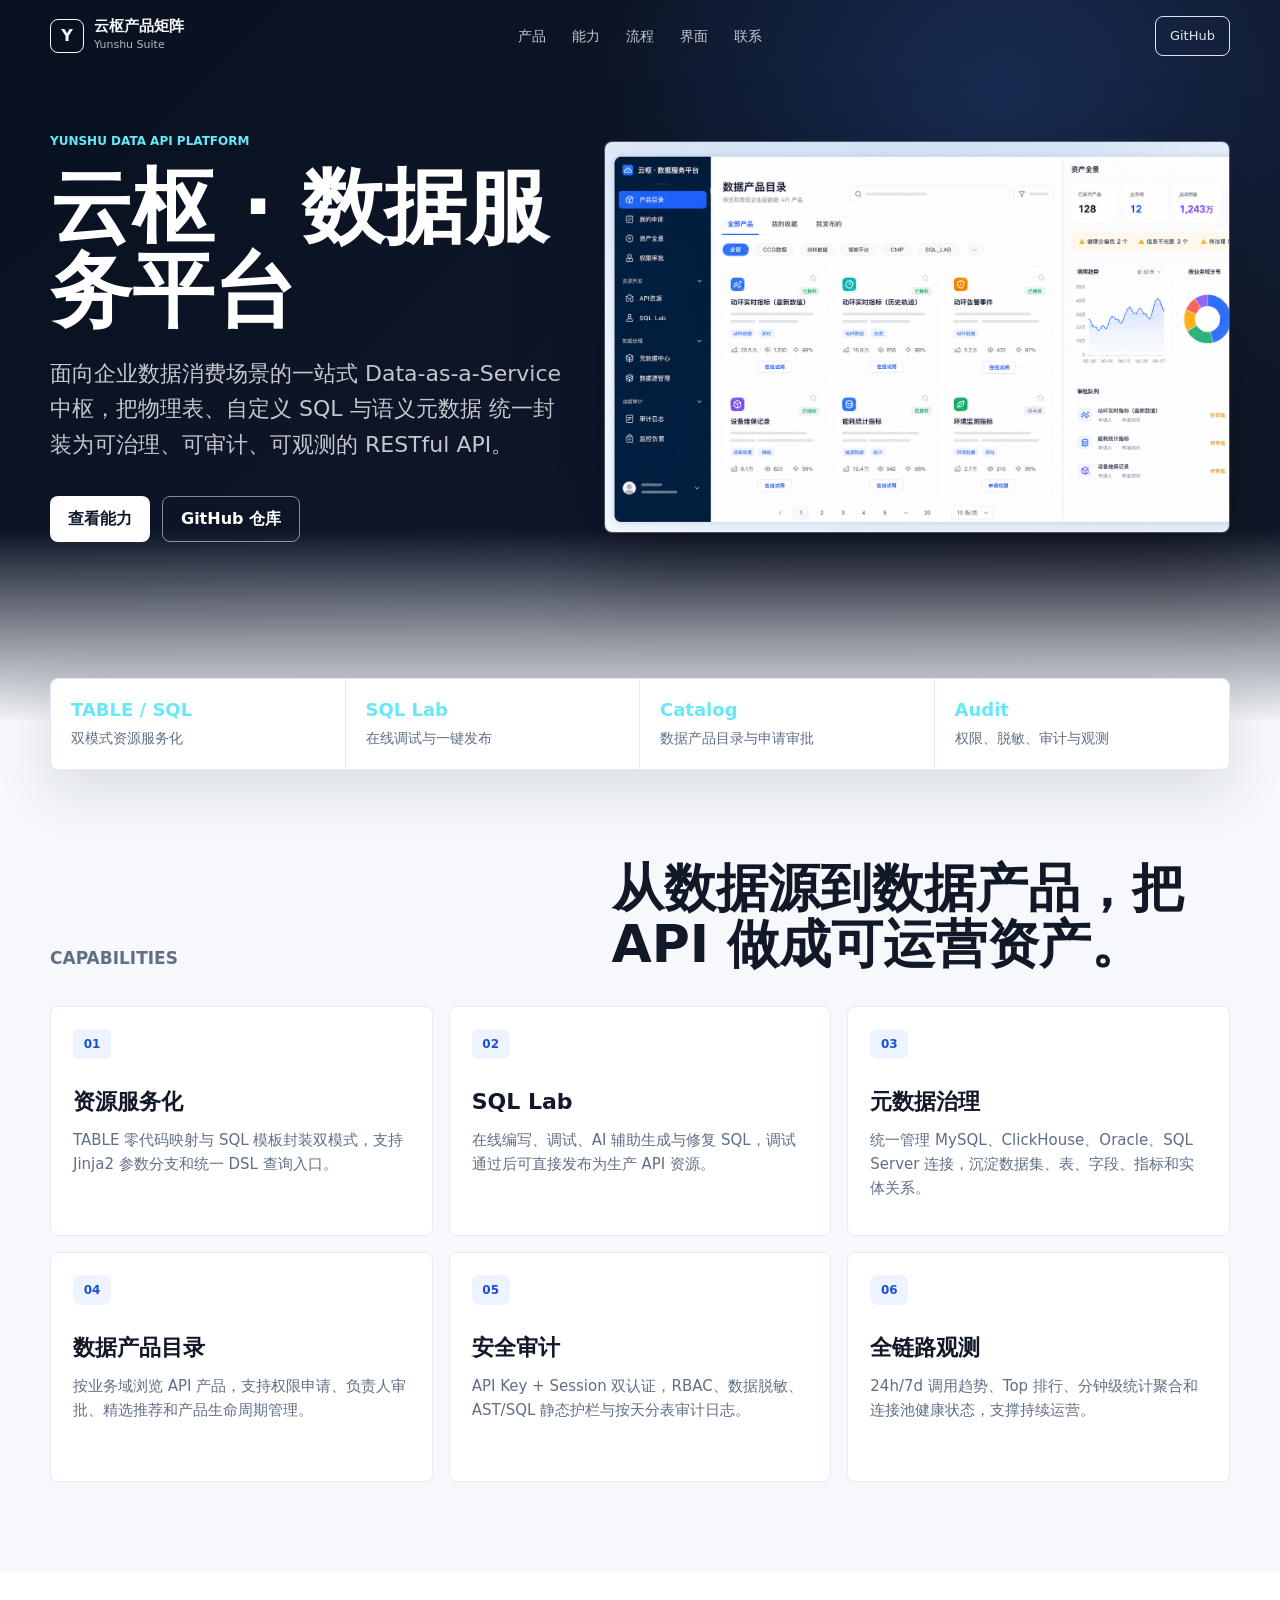
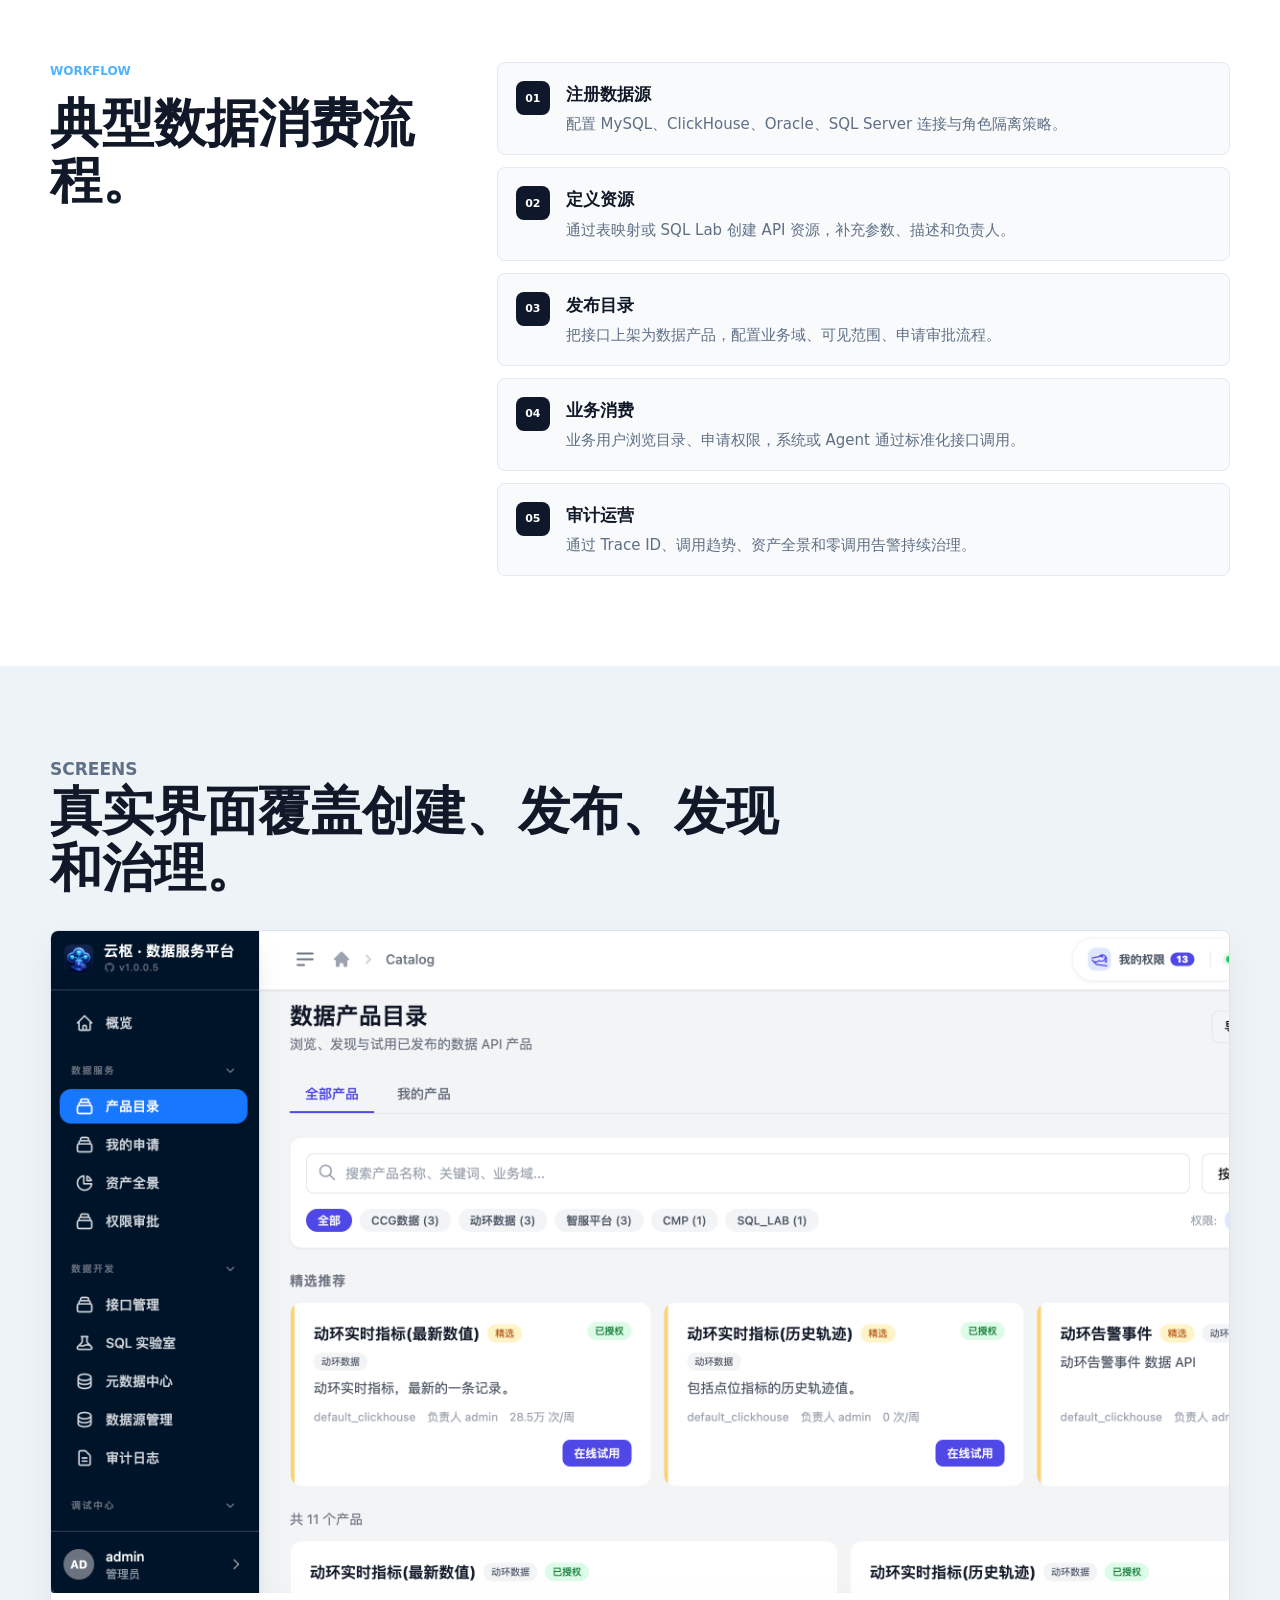
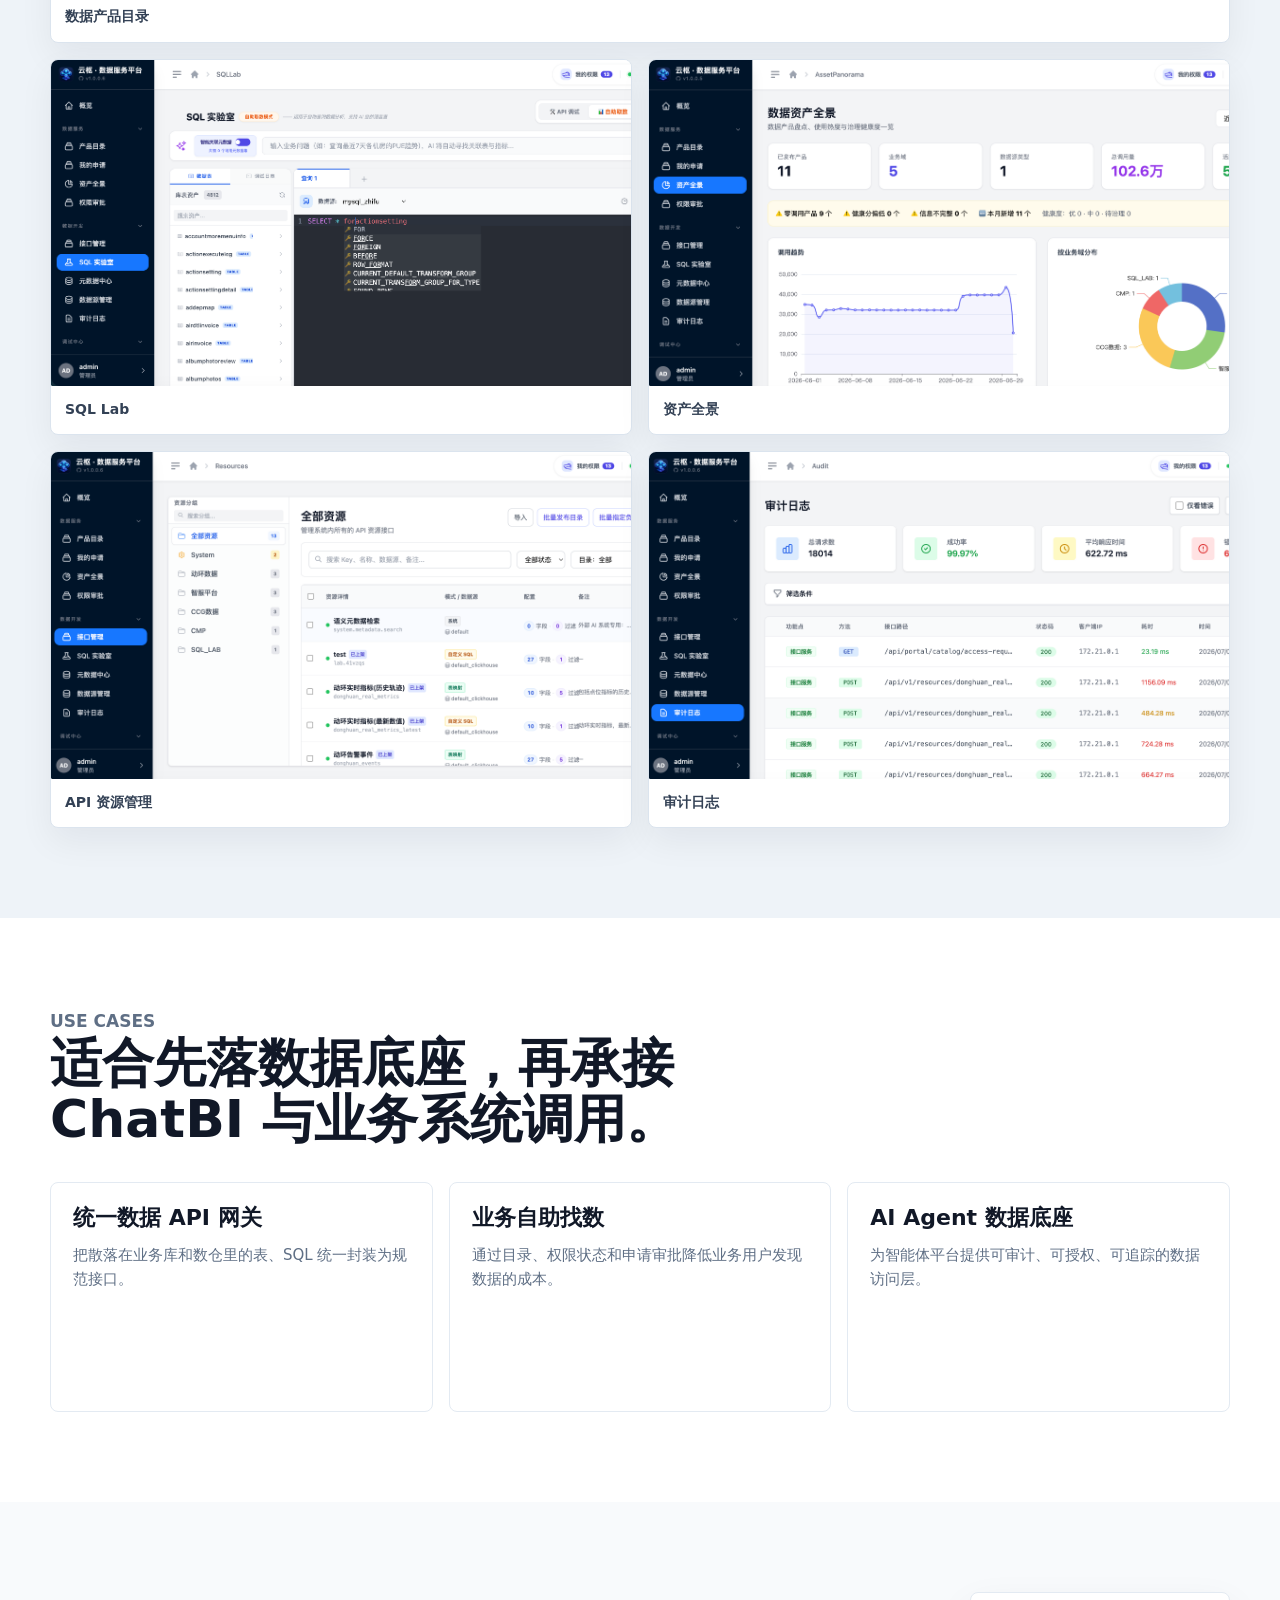
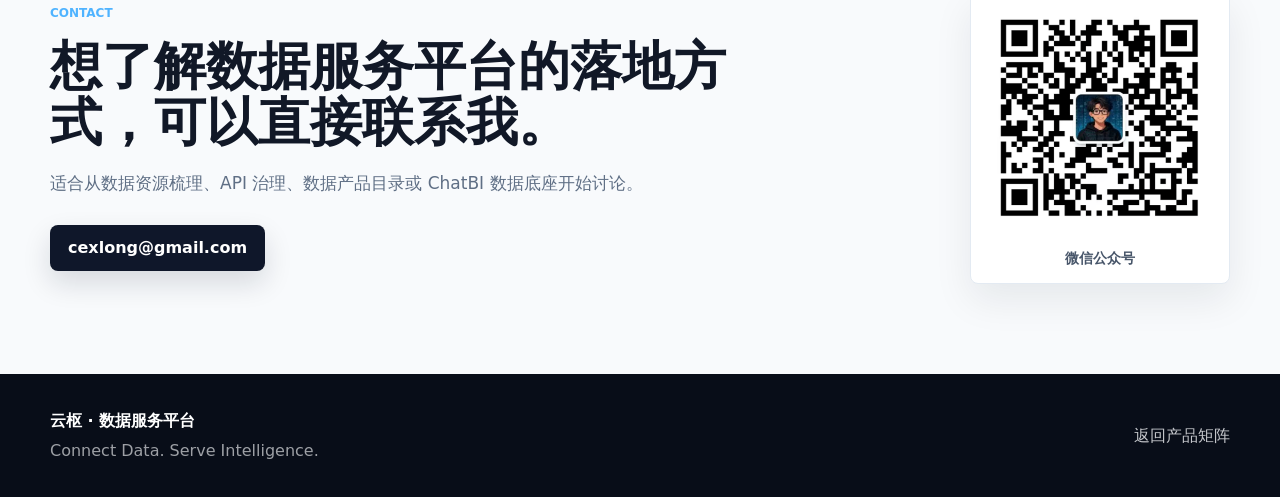
<file: products/data-platform.html>
<!DOCTYPE html>
<html lang="zh-CN">
  <head>
    <meta charset="UTF-8" />
    <meta name="viewport" content="width=device-width, initial-scale=1.0" />
    <meta
      name="description"
      content="云枢 · 数据服务平台：企业级 Data API、SQL Lab、数据产品目录、资产全景、权限审计与元数据治理。"
    />
    <title>云枢 · 数据服务平台 | 云枢产品矩阵</title>
    <link rel="canonical" href="https://randychen1985.github.io/yunshu/products/data-platform.html" />
    <meta property="og:type" content="website" />
    <meta property="og:locale" content="zh_CN" />
    <meta property="og:site_name" content="云枢产品矩阵" />
    <meta property="og:title" content="云枢 · 数据服务平台" />
    <meta
      property="og:description"
      content="把物理表、自定义 SQL 与语义元数据封装为可治理、可审计、可观测的数据产品和 RESTful API。"
    />
    <meta property="og:url" content="https://randychen1985.github.io/yunshu/products/data-platform.html" />
    <meta
      property="og:image"
      content="https://randychen1985.github.io/yunshu/assets/images/generated-data-platform-experience.png"
    />
    <meta name="twitter:card" content="summary_large_image" />
    <link rel="icon" href="../assets/favicon.svg" type="image/svg+xml" />
    <link rel="stylesheet" href="../styles.css" />
  </head>
  <body class="product-page">
    <header class="site-header product-header" data-header>
      <a class="brand" href="../index.html" aria-label="回到云枢产品矩阵首页">
        <span class="brand-mark">Y</span>
        <span>
          <strong>云枢产品矩阵</strong>
          <small>Yunshu Suite</small>
        </span>
      </a>
      <nav class="desktop-nav" aria-label="主导航">
        <a href="../index.html#products">产品</a>
        <a href="#capabilities">能力</a>
        <a href="#workflow">流程</a>
        <a href="#screens">界面</a>
        <a href="#contact">联系</a>
      </nav>
      <a class="header-action" href="https://github.com/RandyChen1985/yunshu-api-data-platform" target="_blank" rel="noopener noreferrer">GitHub</a>
      <button class="menu-button" type="button" data-menu-button aria-label="打开菜单">
        <span></span>
        <span></span>
      </button>
    </header>

    <nav class="mobile-nav" data-mobile-nav aria-label="移动导航">
      <a href="../index.html#products">产品</a>
      <a href="#capabilities">能力</a>
      <a href="#workflow">流程</a>
      <a href="#screens">界面</a>
      <a href="#contact">联系</a>
    </nav>

    <main id="top">
      <section class="product-hero data-theme" aria-labelledby="product-title">
        <div class="container product-hero-grid">
          <div class="product-hero-copy">
            <p class="eyebrow">Yunshu Data API Platform</p>
            <h1 id="product-title">云枢 · 数据服务平台</h1>
            <p>
              面向企业数据消费场景的一站式 Data-as-a-Service 中枢，把物理表、自定义 SQL 与语义元数据
              统一封装为可治理、可审计、可观测的 RESTful API。
            </p>
            <div class="hero-actions">
              <a class="button primary" href="#capabilities">查看能力</a>
              <a class="button secondary" href="https://github.com/RandyChen1985/yunshu-api-data-platform" target="_blank" rel="noopener noreferrer">GitHub 仓库</a>
            </div>
          </div>
          <figure class="product-hero-shot">
            <img src="../assets/images/generated-data-platform-experience.png" alt="云枢数据服务平台产品体验概念图" />
          </figure>
        </div>
      </section>

      <section class="product-strip" aria-label="产品摘要">
        <div class="container strip-grid">
          <div><strong>TABLE / SQL</strong><span>双模式资源服务化</span></div>
          <div><strong>SQL Lab</strong><span>在线调试与一键发布</span></div>
          <div><strong>Catalog</strong><span>数据产品目录与申请审批</span></div>
          <div><strong>Audit</strong><span>权限、脱敏、审计与观测</span></div>
        </div>
      </section>

      <section class="section" id="capabilities" aria-labelledby="capabilities-title">
        <div class="container">
          <div class="section-heading">
            <p class="section-kicker">Capabilities</p>
            <h2 id="capabilities-title">从数据源到数据产品，把 API 做成可运营资产。</h2>
          </div>
          <div class="capability-grid">
            <article>
              <span>01</span>
              <h3>资源服务化</h3>
              <p>TABLE 零代码映射与 SQL 模板封装双模式，支持 Jinja2 参数分支和统一 DSL 查询入口。</p>
            </article>
            <article>
              <span>02</span>
              <h3>SQL Lab</h3>
              <p>在线编写、调试、AI 辅助生成与修复 SQL，调试通过后可直接发布为生产 API 资源。</p>
            </article>
            <article>
              <span>03</span>
              <h3>元数据治理</h3>
              <p>统一管理 MySQL、ClickHouse、Oracle、SQL Server 连接，沉淀数据集、表、字段、指标和实体关系。</p>
            </article>
            <article>
              <span>04</span>
              <h3>数据产品目录</h3>
              <p>按业务域浏览 API 产品，支持权限申请、负责人审批、精选推荐和产品生命周期管理。</p>
            </article>
            <article>
              <span>05</span>
              <h3>安全审计</h3>
              <p>API Key + Session 双认证，RBAC、数据脱敏、AST/SQL 静态护栏与按天分表审计日志。</p>
            </article>
            <article>
              <span>06</span>
              <h3>全链路观测</h3>
              <p>24h/7d 调用趋势、Top 排行、分钟级统计聚合和连接池健康状态，支撑持续运营。</p>
            </article>
          </div>
        </div>
      </section>

      <section class="section product-flow-section" id="workflow" aria-labelledby="workflow-title">
        <div class="container product-flow-grid">
          <div>
            <p class="section-kicker">Workflow</p>
            <h2 id="workflow-title">典型数据消费流程。</h2>
          </div>
          <ol class="timeline-list">
            <li><strong>注册数据源</strong><span>配置 MySQL、ClickHouse、Oracle、SQL Server 连接与角色隔离策略。</span></li>
            <li><strong>定义资源</strong><span>通过表映射或 SQL Lab 创建 API 资源，补充参数、描述和负责人。</span></li>
            <li><strong>发布目录</strong><span>把接口上架为数据产品，配置业务域、可见范围、申请审批流程。</span></li>
            <li><strong>业务消费</strong><span>业务用户浏览目录、申请权限，系统或 Agent 通过标准化接口调用。</span></li>
            <li><strong>审计运营</strong><span>通过 Trace ID、调用趋势、资产全景和零调用告警持续治理。</span></li>
          </ol>
        </div>
      </section>

      <section class="section screenshot-section" id="screens" aria-labelledby="screens-title">
        <div class="container">
          <div class="section-heading compact">
            <p class="section-kicker">Screens</p>
            <h2 id="screens-title">真实界面覆盖创建、发布、发现和治理。</h2>
          </div>
          <div class="screenshot-grid">
            <figure class="wide"><img src="../assets/images/data-catalog.png" alt="数据产品目录界面" /><figcaption>数据产品目录</figcaption></figure>
            <figure><img src="../assets/images/data-sqllab.png" alt="SQL Lab 界面" /><figcaption>SQL Lab</figcaption></figure>
            <figure><img src="../assets/images/data-panorama.png" alt="资产全景界面" /><figcaption>资产全景</figcaption></figure>
            <figure><img src="../assets/images/data-resource.png" alt="API 资源管理界面" /><figcaption>API 资源管理</figcaption></figure>
            <figure><img src="../assets/images/data-audit.png" alt="审计日志界面" /><figcaption>审计日志</figcaption></figure>
          </div>
        </div>
      </section>

      <section class="section usecase-section" aria-labelledby="usecase-title">
        <div class="container">
          <div class="section-heading compact">
            <p class="section-kicker">Use Cases</p>
            <h2 id="usecase-title">适合先落数据底座，再承接 ChatBI 与业务系统调用。</h2>
          </div>
          <div class="usecase-grid">
            <article><h3>统一数据 API 网关</h3><p>把散落在业务库和数仓里的表、SQL 统一封装为规范接口。</p></article>
            <article><h3>业务自助找数</h3><p>通过目录、权限状态和申请审批降低业务用户发现数据的成本。</p></article>
            <article><h3>AI Agent 数据底座</h3><p>为智能体平台提供可审计、可授权、可追踪的数据访问层。</p></article>
          </div>
        </div>
      </section>

      <section class="section contact-section" id="contact" aria-labelledby="contact-title">
        <div class="container contact-grid">
          <div class="contact-copy">
            <p class="section-kicker">Contact</p>
            <h2 id="contact-title">想了解数据服务平台的落地方式，可以直接联系我。</h2>
            <p>适合从数据资源梳理、API 治理、数据产品目录或 ChatBI 数据底座开始讨论。</p>
            <a class="contact-email" href="mailto:cexlong@gmail.com">cexlong@gmail.com</a>
          </div>
          <figure class="wechat-card">
            <img src="../assets/images/weixin.png" alt="微信公众号二维码" />
            <figcaption>微信公众号</figcaption>
          </figure>
        </div>
      </section>
    </main>

    <footer class="site-footer">
      <div class="container footer-grid">
        <div>
          <strong>云枢 · 数据服务平台</strong>
          <p>Connect Data. Serve Intelligence.</p>
        </div>
        <a href="../index.html">返回产品矩阵</a>
      </div>
    </footer>

    <script src="../script.js"></script>
  </body>
</html>
</file>
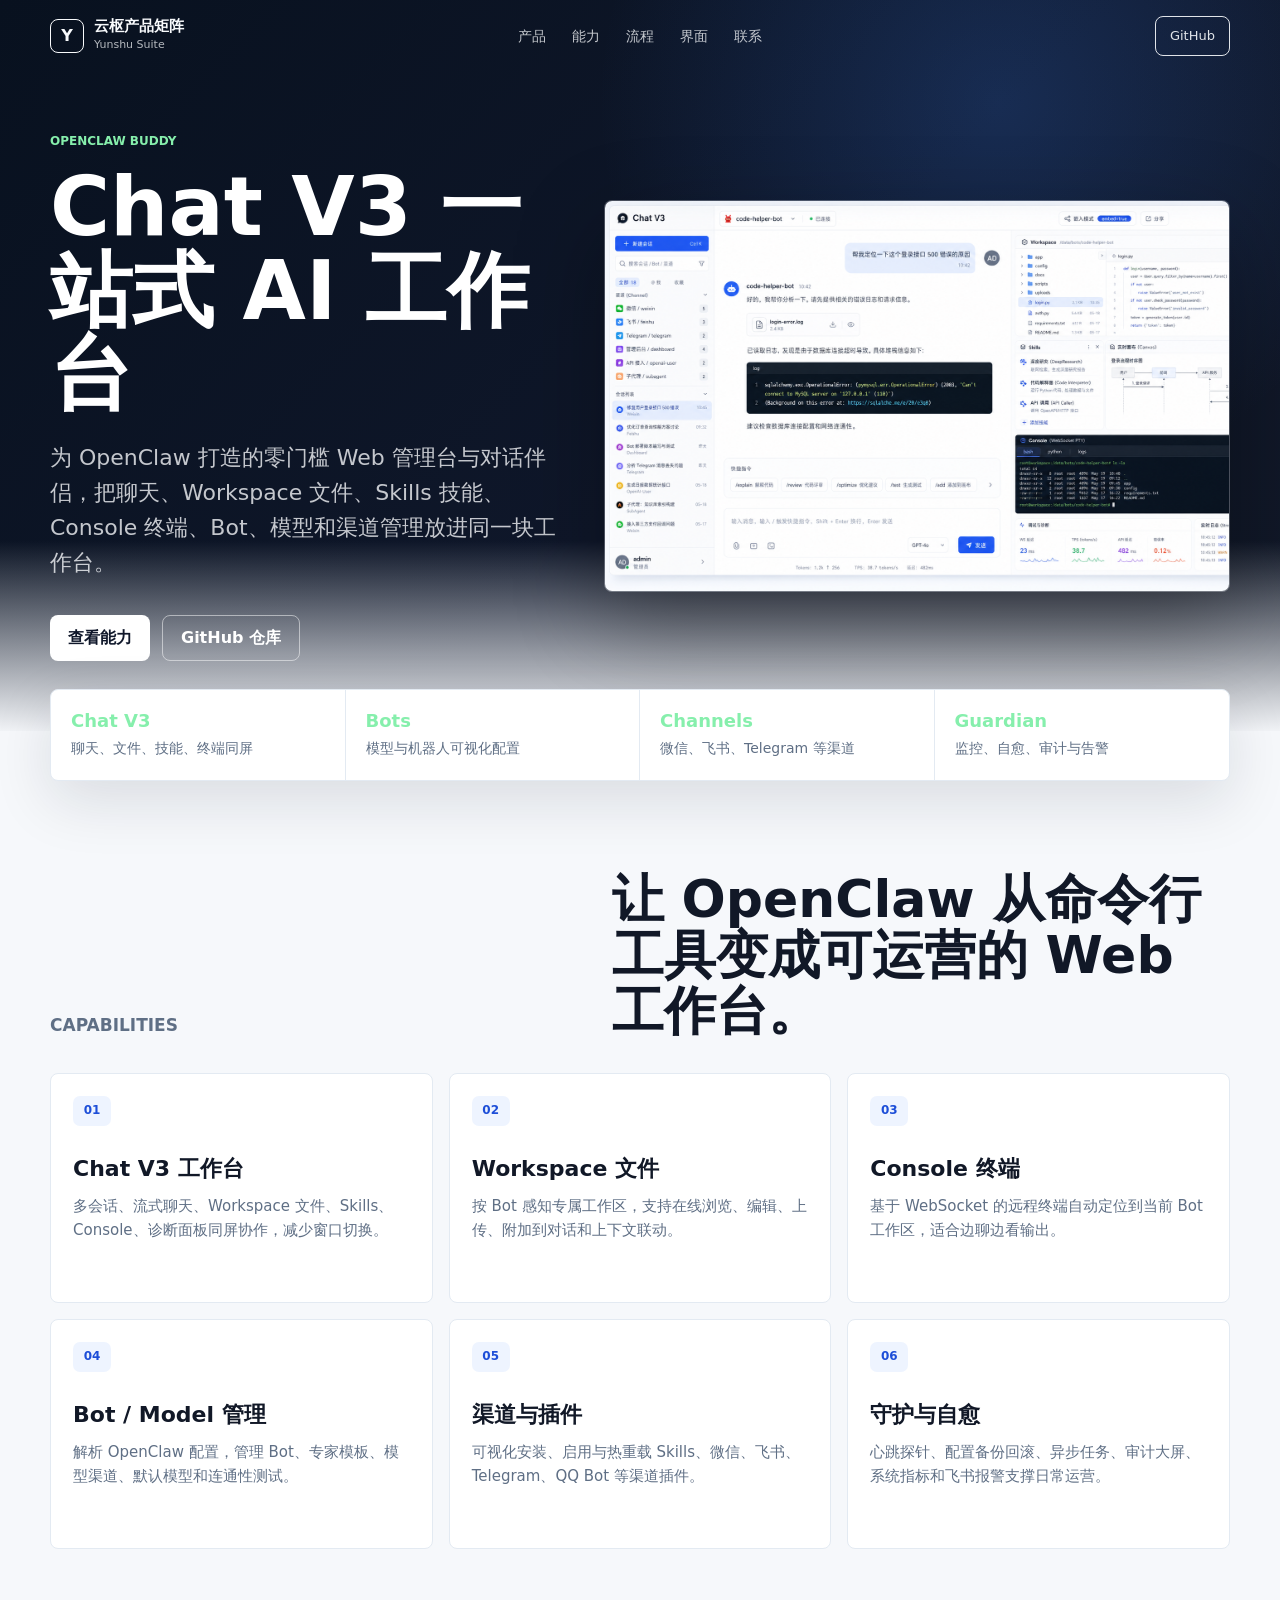
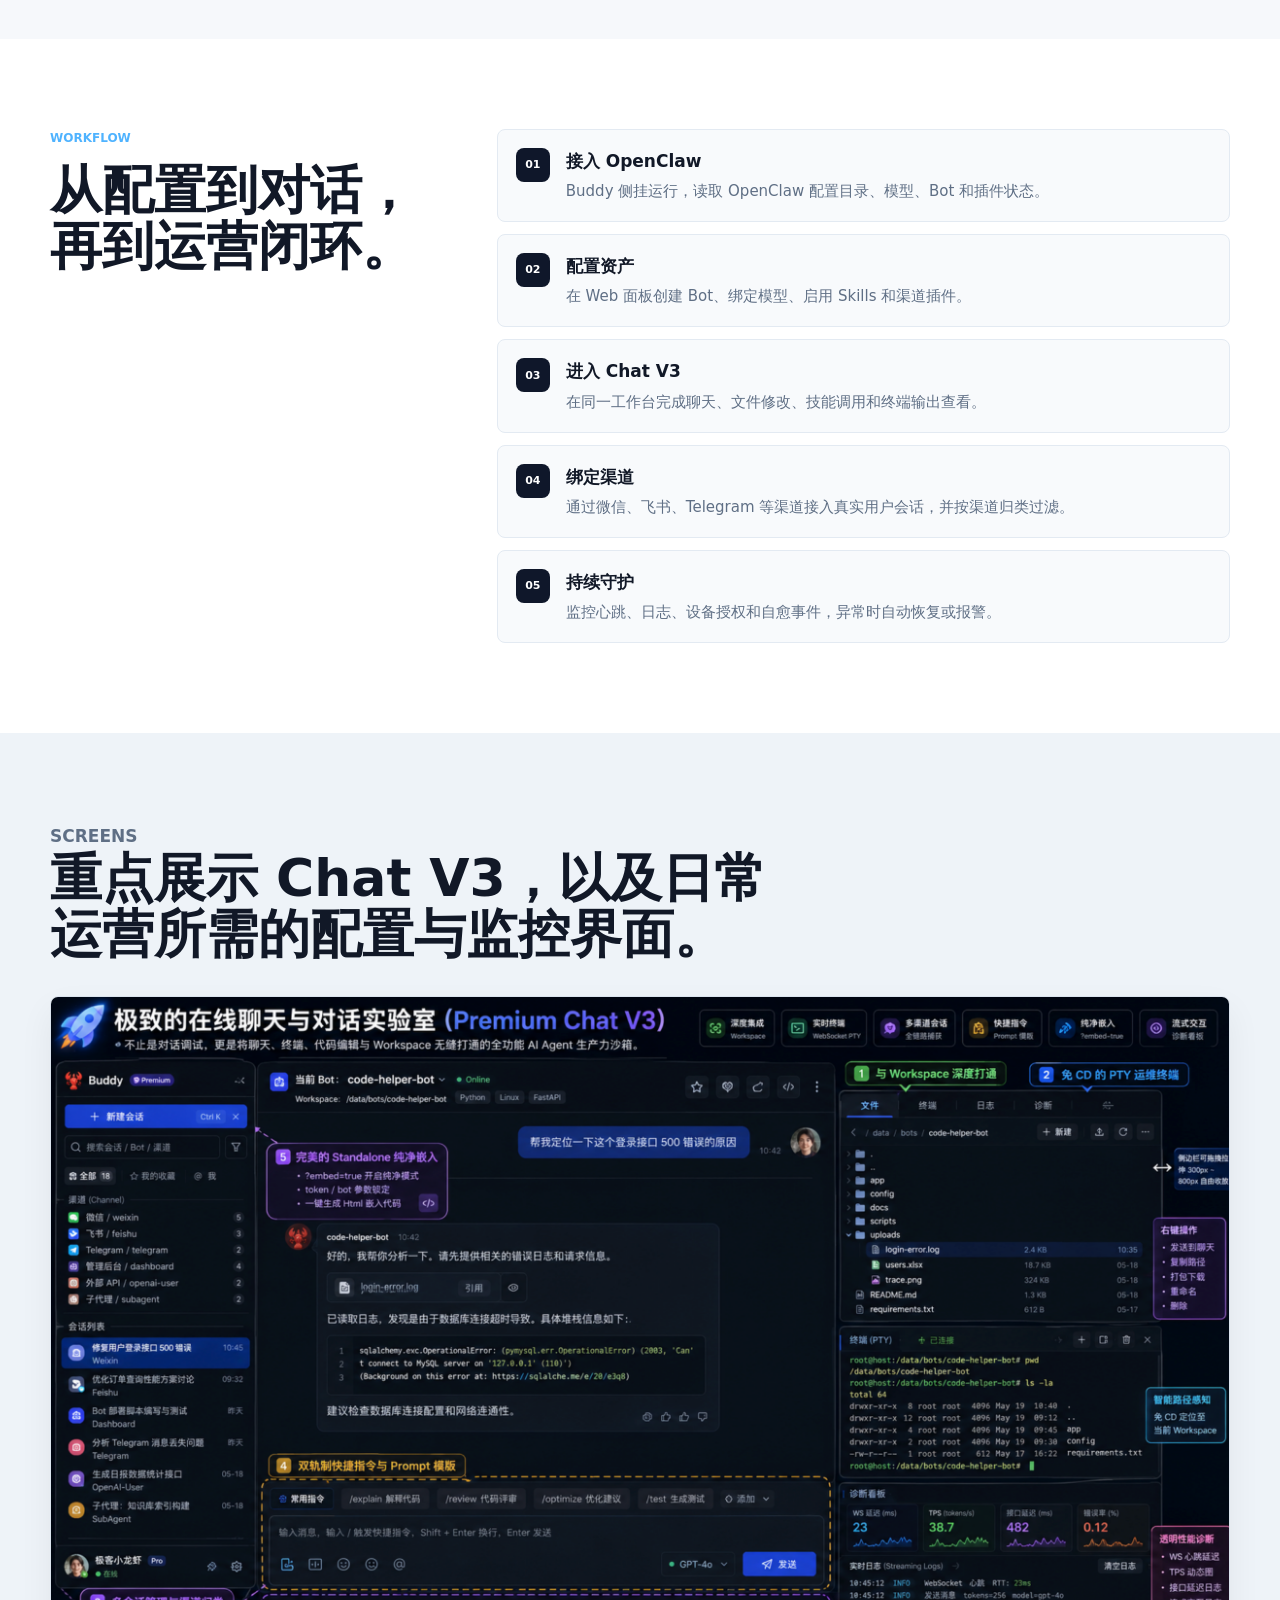
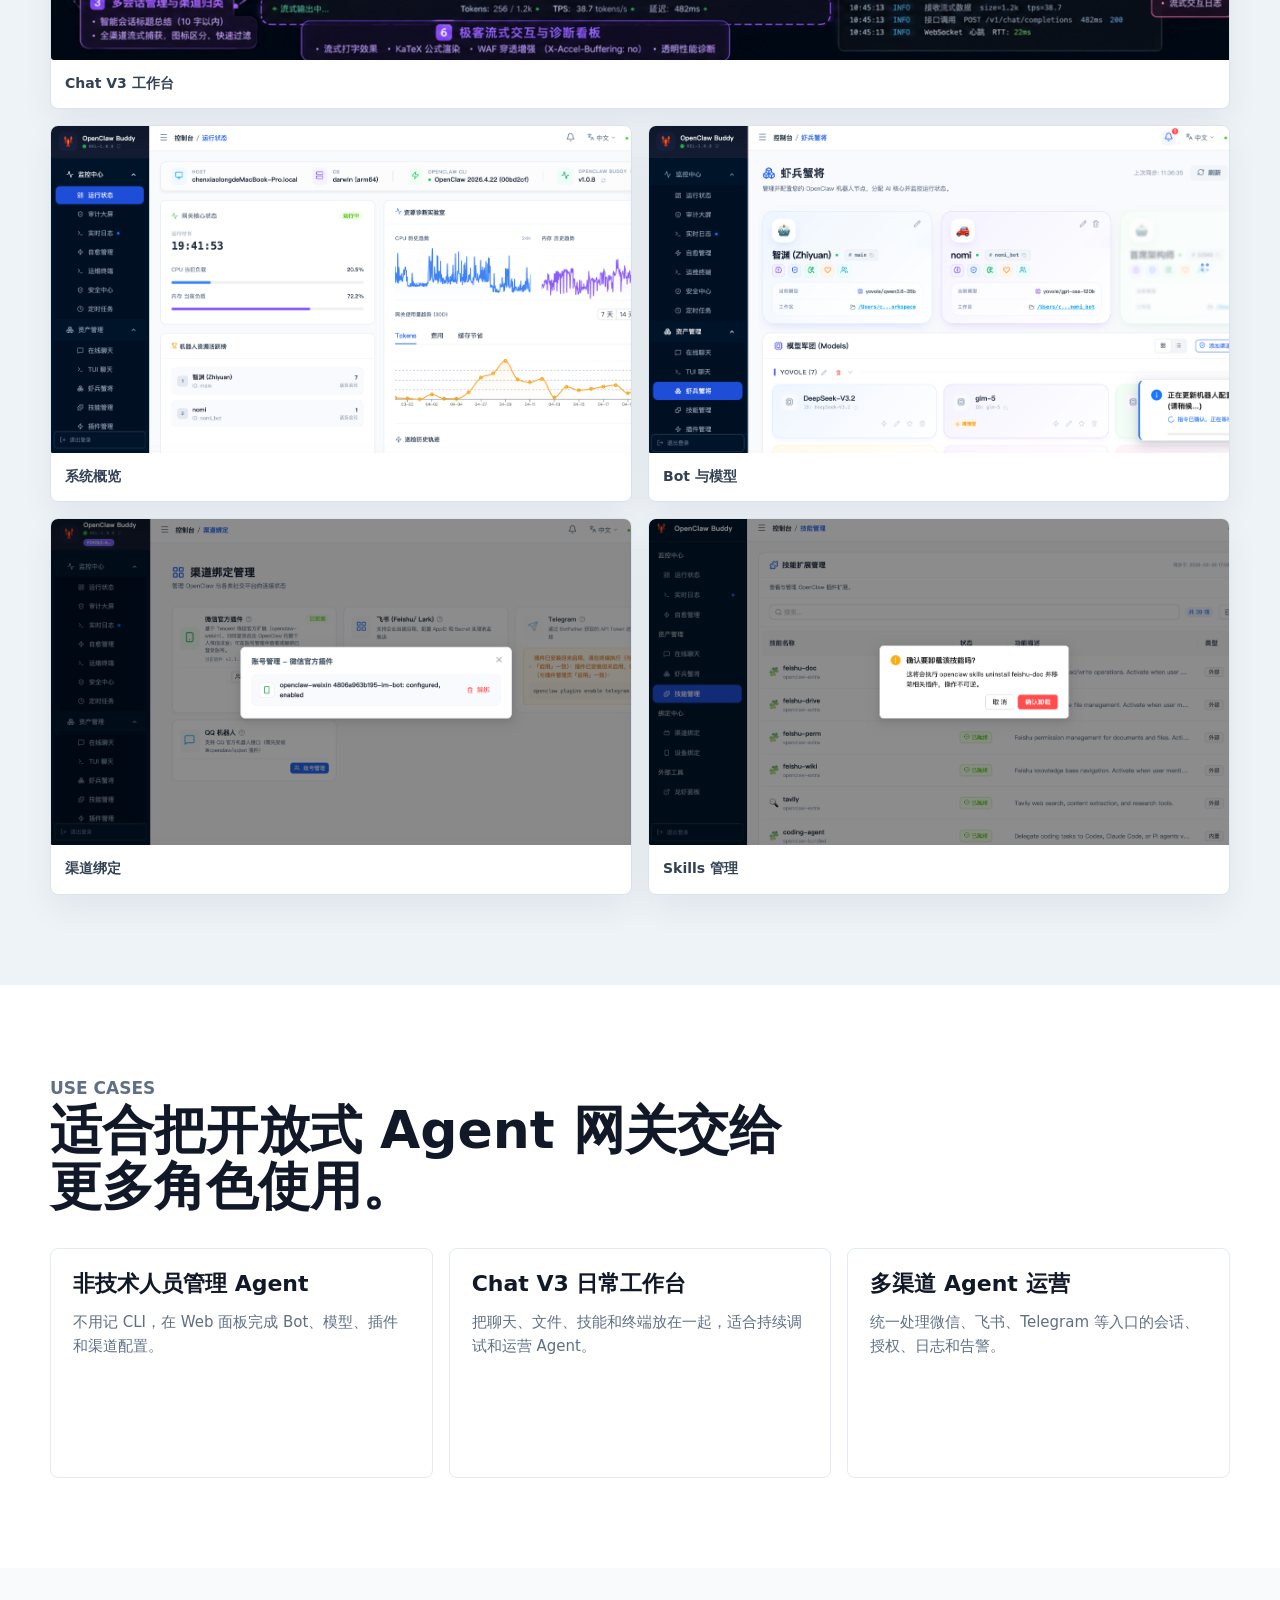
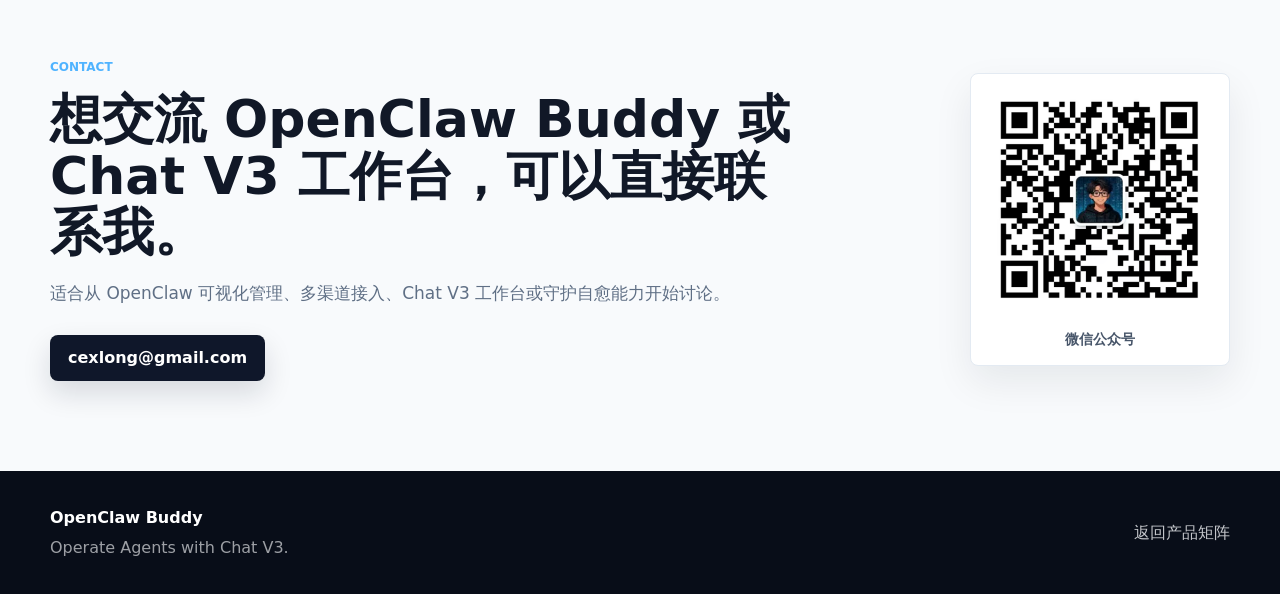
<file: products/openclaw-buddy.html>
<!DOCTYPE html>
<html lang="zh-CN">
  <head>
    <meta charset="UTF-8" />
    <meta name="viewport" content="width=device-width, initial-scale=1.0" />
    <meta
      name="description"
      content="OpenClaw Buddy：面向 OpenClaw 的零门槛 Web 管理台，提供 Chat V3 一站式 AI 工作台、Bot、模型、Skills、渠道、自愈和审计。"
    />
    <title>OpenClaw Buddy | 云枢产品矩阵</title>
    <link rel="canonical" href="https://randychen1985.github.io/yunshu/products/openclaw-buddy.html" />
    <meta property="og:type" content="website" />
    <meta property="og:locale" content="zh_CN" />
    <meta property="og:site_name" content="云枢产品矩阵" />
    <meta property="og:title" content="OpenClaw Buddy" />
    <meta
      property="og:description"
      content="为 OpenClaw 打造的零门槛 Web 管理台与 Chat V3 一站式 AI 工作台。"
    />
    <meta property="og:url" content="https://randychen1985.github.io/yunshu/products/openclaw-buddy.html" />
    <meta
      property="og:image"
      content="https://randychen1985.github.io/yunshu/assets/images/generated-openclaw-buddy-chat-v3.png"
    />
    <meta name="twitter:card" content="summary_large_image" />
    <link rel="icon" href="../assets/favicon.svg" type="image/svg+xml" />
    <link rel="stylesheet" href="../styles.css" />
  </head>
  <body class="product-page">
    <header class="site-header product-header" data-header>
      <a class="brand" href="../index.html" aria-label="回到云枢产品矩阵首页">
        <span class="brand-mark">Y</span>
        <span>
          <strong>云枢产品矩阵</strong>
          <small>Yunshu Suite</small>
        </span>
      </a>
      <nav class="desktop-nav" aria-label="主导航">
        <a href="../index.html#products">产品</a>
        <a href="#capabilities">能力</a>
        <a href="#workflow">流程</a>
        <a href="#screens">界面</a>
        <a href="#contact">联系</a>
      </nav>
      <a class="header-action" href="https://github.com/RandyChen1985/openclaw-buddy" target="_blank" rel="noopener noreferrer">GitHub</a>
      <button class="menu-button" type="button" data-menu-button aria-label="打开菜单">
        <span></span>
        <span></span>
      </button>
    </header>

    <nav class="mobile-nav" data-mobile-nav aria-label="移动导航">
      <a href="../index.html#products">产品</a>
      <a href="#capabilities">能力</a>
      <a href="#workflow">流程</a>
      <a href="#screens">界面</a>
      <a href="#contact">联系</a>
    </nav>

    <main id="top">
      <section class="product-hero buddy-theme" aria-labelledby="product-title">
        <div class="container product-hero-grid">
          <div class="product-hero-copy">
            <p class="eyebrow">OpenClaw Buddy</p>
            <h1 id="product-title">Chat V3 一站式 AI 工作台</h1>
            <p>
              为 OpenClaw 打造的零门槛 Web 管理台与对话伴侣，把聊天、Workspace 文件、Skills 技能、
              Console 终端、Bot、模型和渠道管理放进同一块工作台。
            </p>
            <div class="hero-actions">
              <a class="button primary" href="#capabilities">查看能力</a>
              <a class="button secondary" href="https://github.com/RandyChen1985/openclaw-buddy" target="_blank" rel="noopener noreferrer">GitHub 仓库</a>
            </div>
          </div>
          <figure class="product-hero-shot">
            <img src="../assets/images/generated-openclaw-buddy-chat-v3.png" alt="OpenClaw Buddy Chat V3 产品概念图" />
          </figure>
        </div>
      </section>

      <section class="product-strip" aria-label="产品摘要">
        <div class="container strip-grid">
          <div><strong>Chat V3</strong><span>聊天、文件、技能、终端同屏</span></div>
          <div><strong>Bots</strong><span>模型与机器人可视化配置</span></div>
          <div><strong>Channels</strong><span>微信、飞书、Telegram 等渠道</span></div>
          <div><strong>Guardian</strong><span>监控、自愈、审计与告警</span></div>
        </div>
      </section>

      <section class="section" id="capabilities" aria-labelledby="capabilities-title">
        <div class="container">
          <div class="section-heading">
            <p class="section-kicker">Capabilities</p>
            <h2 id="capabilities-title">让 OpenClaw 从命令行工具变成可运营的 Web 工作台。</h2>
          </div>
          <div class="capability-grid">
            <article>
              <span>01</span>
              <h3>Chat V3 工作台</h3>
              <p>多会话、流式聊天、Workspace 文件、Skills、Console、诊断面板同屏协作，减少窗口切换。</p>
            </article>
            <article>
              <span>02</span>
              <h3>Workspace 文件</h3>
              <p>按 Bot 感知专属工作区，支持在线浏览、编辑、上传、附加到对话和上下文联动。</p>
            </article>
            <article>
              <span>03</span>
              <h3>Console 终端</h3>
              <p>基于 WebSocket 的远程终端自动定位到当前 Bot 工作区，适合边聊边看输出。</p>
            </article>
            <article>
              <span>04</span>
              <h3>Bot / Model 管理</h3>
              <p>解析 OpenClaw 配置，管理 Bot、专家模板、模型渠道、默认模型和连通性测试。</p>
            </article>
            <article>
              <span>05</span>
              <h3>渠道与插件</h3>
              <p>可视化安装、启用与热重载 Skills、微信、飞书、Telegram、QQ Bot 等渠道插件。</p>
            </article>
            <article>
              <span>06</span>
              <h3>守护与自愈</h3>
              <p>心跳探针、配置备份回滚、异步任务、审计大屏、系统指标和飞书报警支撑日常运营。</p>
            </article>
          </div>
        </div>
      </section>

      <section class="section product-flow-section" id="workflow" aria-labelledby="workflow-title">
        <div class="container product-flow-grid">
          <div>
            <p class="section-kicker">Workflow</p>
            <h2 id="workflow-title">从配置到对话，再到运营闭环。</h2>
          </div>
          <ol class="timeline-list">
            <li><strong>接入 OpenClaw</strong><span>Buddy 侧挂运行，读取 OpenClaw 配置目录、模型、Bot 和插件状态。</span></li>
            <li><strong>配置资产</strong><span>在 Web 面板创建 Bot、绑定模型、启用 Skills 和渠道插件。</span></li>
            <li><strong>进入 Chat V3</strong><span>在同一工作台完成聊天、文件修改、技能调用和终端输出查看。</span></li>
            <li><strong>绑定渠道</strong><span>通过微信、飞书、Telegram 等渠道接入真实用户会话，并按渠道归类过滤。</span></li>
            <li><strong>持续守护</strong><span>监控心跳、日志、设备授权和自愈事件，异常时自动恢复或报警。</span></li>
          </ol>
        </div>
      </section>

      <section class="section screenshot-section" id="screens" aria-labelledby="screens-title">
        <div class="container">
          <div class="section-heading compact">
            <p class="section-kicker">Screens</p>
            <h2 id="screens-title">重点展示 Chat V3，以及日常运营所需的配置与监控界面。</h2>
          </div>
          <div class="screenshot-grid">
            <figure class="wide"><img src="../assets/images/buddy-chat-v3-premium.png" alt="OpenClaw Buddy Chat V3 工作台界面" /><figcaption>Chat V3 工作台</figcaption></figure>
            <figure><img src="../assets/images/buddy-overview-real.png" alt="OpenClaw Buddy 系统概览界面" /><figcaption>系统概览</figcaption></figure>
            <figure><img src="../assets/images/buddy-bots.png" alt="OpenClaw Buddy Bot 与模型管理界面" /><figcaption>Bot 与模型</figcaption></figure>
            <figure><img src="../assets/images/buddy-channel.png" alt="OpenClaw Buddy 渠道绑定界面" /><figcaption>渠道绑定</figcaption></figure>
            <figure><img src="../assets/images/buddy-skills.png" alt="OpenClaw Buddy Skills 管理界面" /><figcaption>Skills 管理</figcaption></figure>
          </div>
        </div>
      </section>

      <section class="section usecase-section" aria-labelledby="usecase-title">
        <div class="container">
          <div class="section-heading compact">
            <p class="section-kicker">Use Cases</p>
            <h2 id="usecase-title">适合把开放式 Agent 网关交给更多角色使用。</h2>
          </div>
          <div class="usecase-grid">
            <article><h3>非技术人员管理 Agent</h3><p>不用记 CLI，在 Web 面板完成 Bot、模型、插件和渠道配置。</p></article>
            <article><h3>Chat V3 日常工作台</h3><p>把聊天、文件、技能和终端放在一起，适合持续调试和运营 Agent。</p></article>
            <article><h3>多渠道 Agent 运营</h3><p>统一处理微信、飞书、Telegram 等入口的会话、授权、日志和告警。</p></article>
          </div>
        </div>
      </section>

      <section class="section contact-section" id="contact" aria-labelledby="contact-title">
        <div class="container contact-grid">
          <div class="contact-copy">
            <p class="section-kicker">Contact</p>
            <h2 id="contact-title">想交流 OpenClaw Buddy 或 Chat V3 工作台，可以直接联系我。</h2>
            <p>适合从 OpenClaw 可视化管理、多渠道接入、Chat V3 工作台或守护自愈能力开始讨论。</p>
            <a class="contact-email" href="mailto:cexlong@gmail.com">cexlong@gmail.com</a>
          </div>
          <figure class="wechat-card">
            <img src="../assets/images/weixin.png" alt="微信公众号二维码" />
            <figcaption>微信公众号</figcaption>
          </figure>
        </div>
      </section>
    </main>

    <footer class="site-footer">
      <div class="container footer-grid">
        <div>
          <strong>OpenClaw Buddy</strong>
          <p>Operate Agents with Chat V3.</p>
        </div>
        <a href="../index.html">返回产品矩阵</a>
      </div>
    </footer>

    <script src="../script.js"></script>
  </body>
</html>
</file>
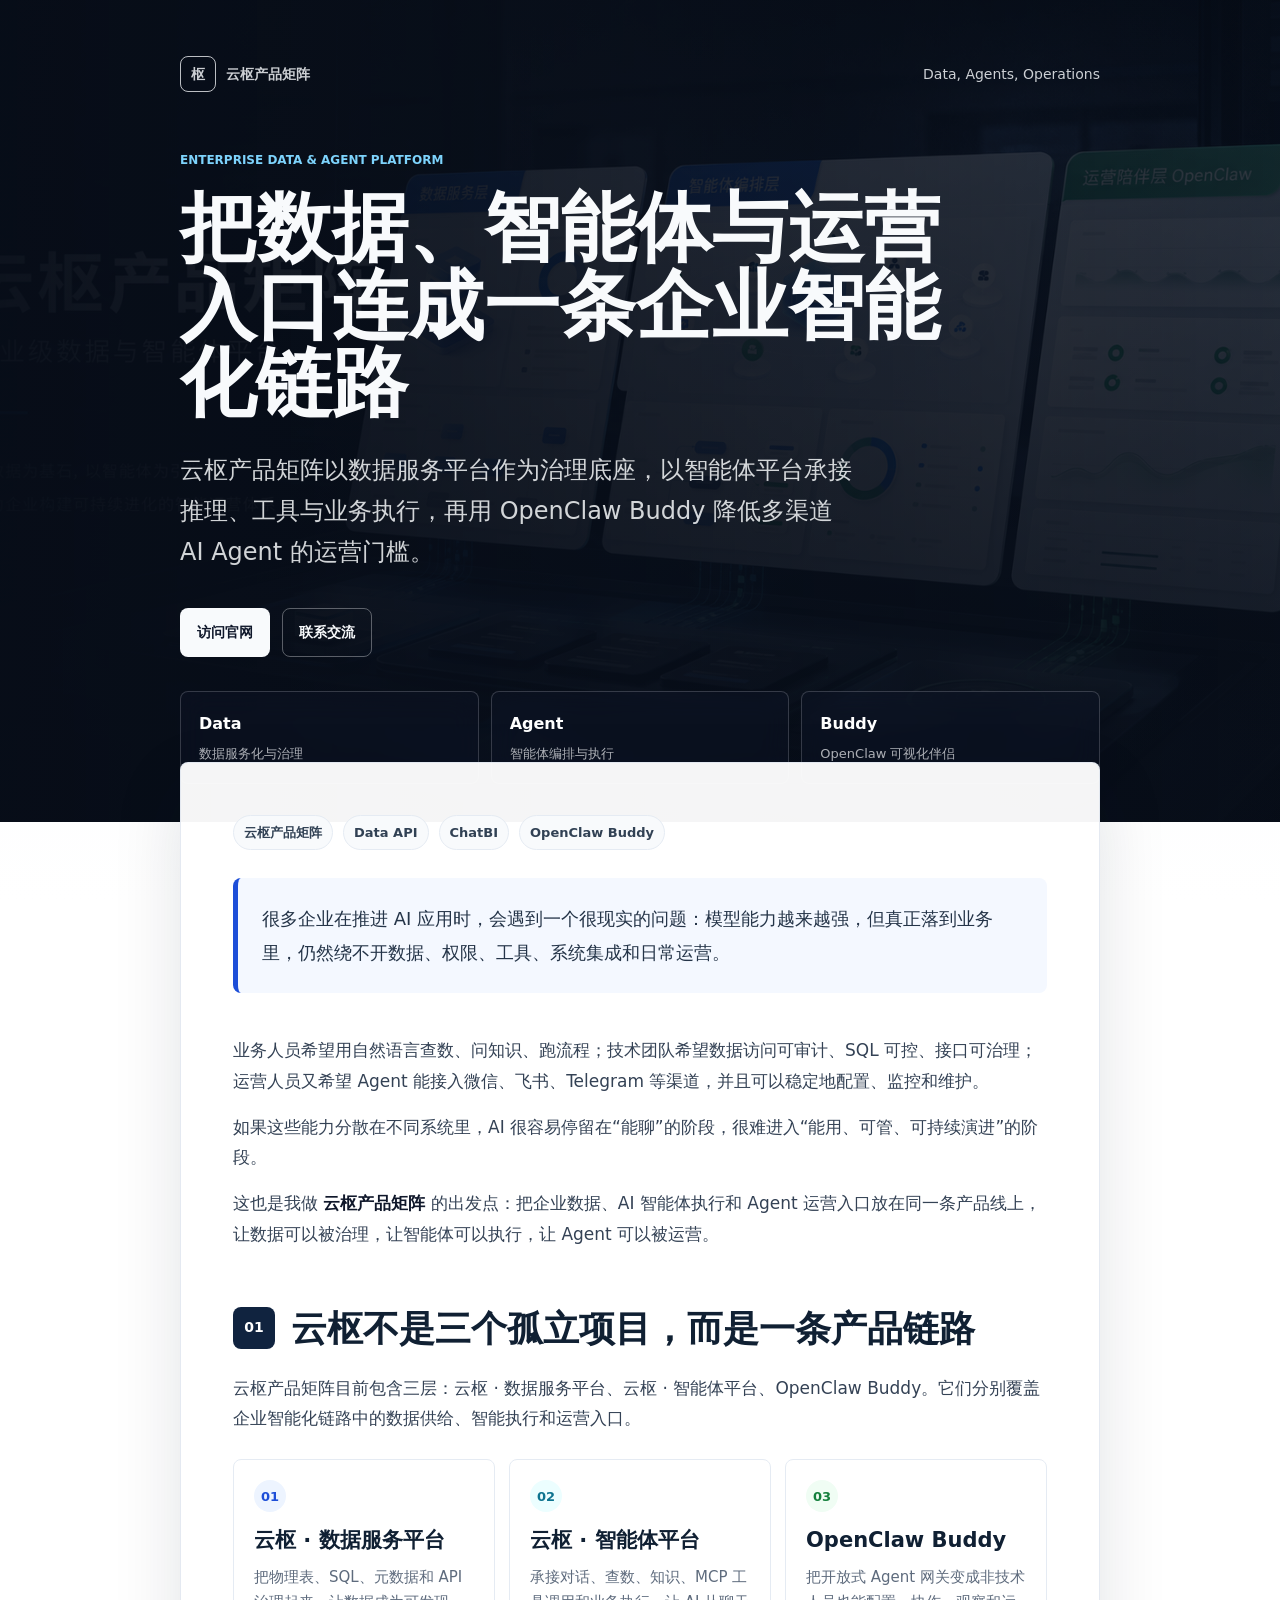
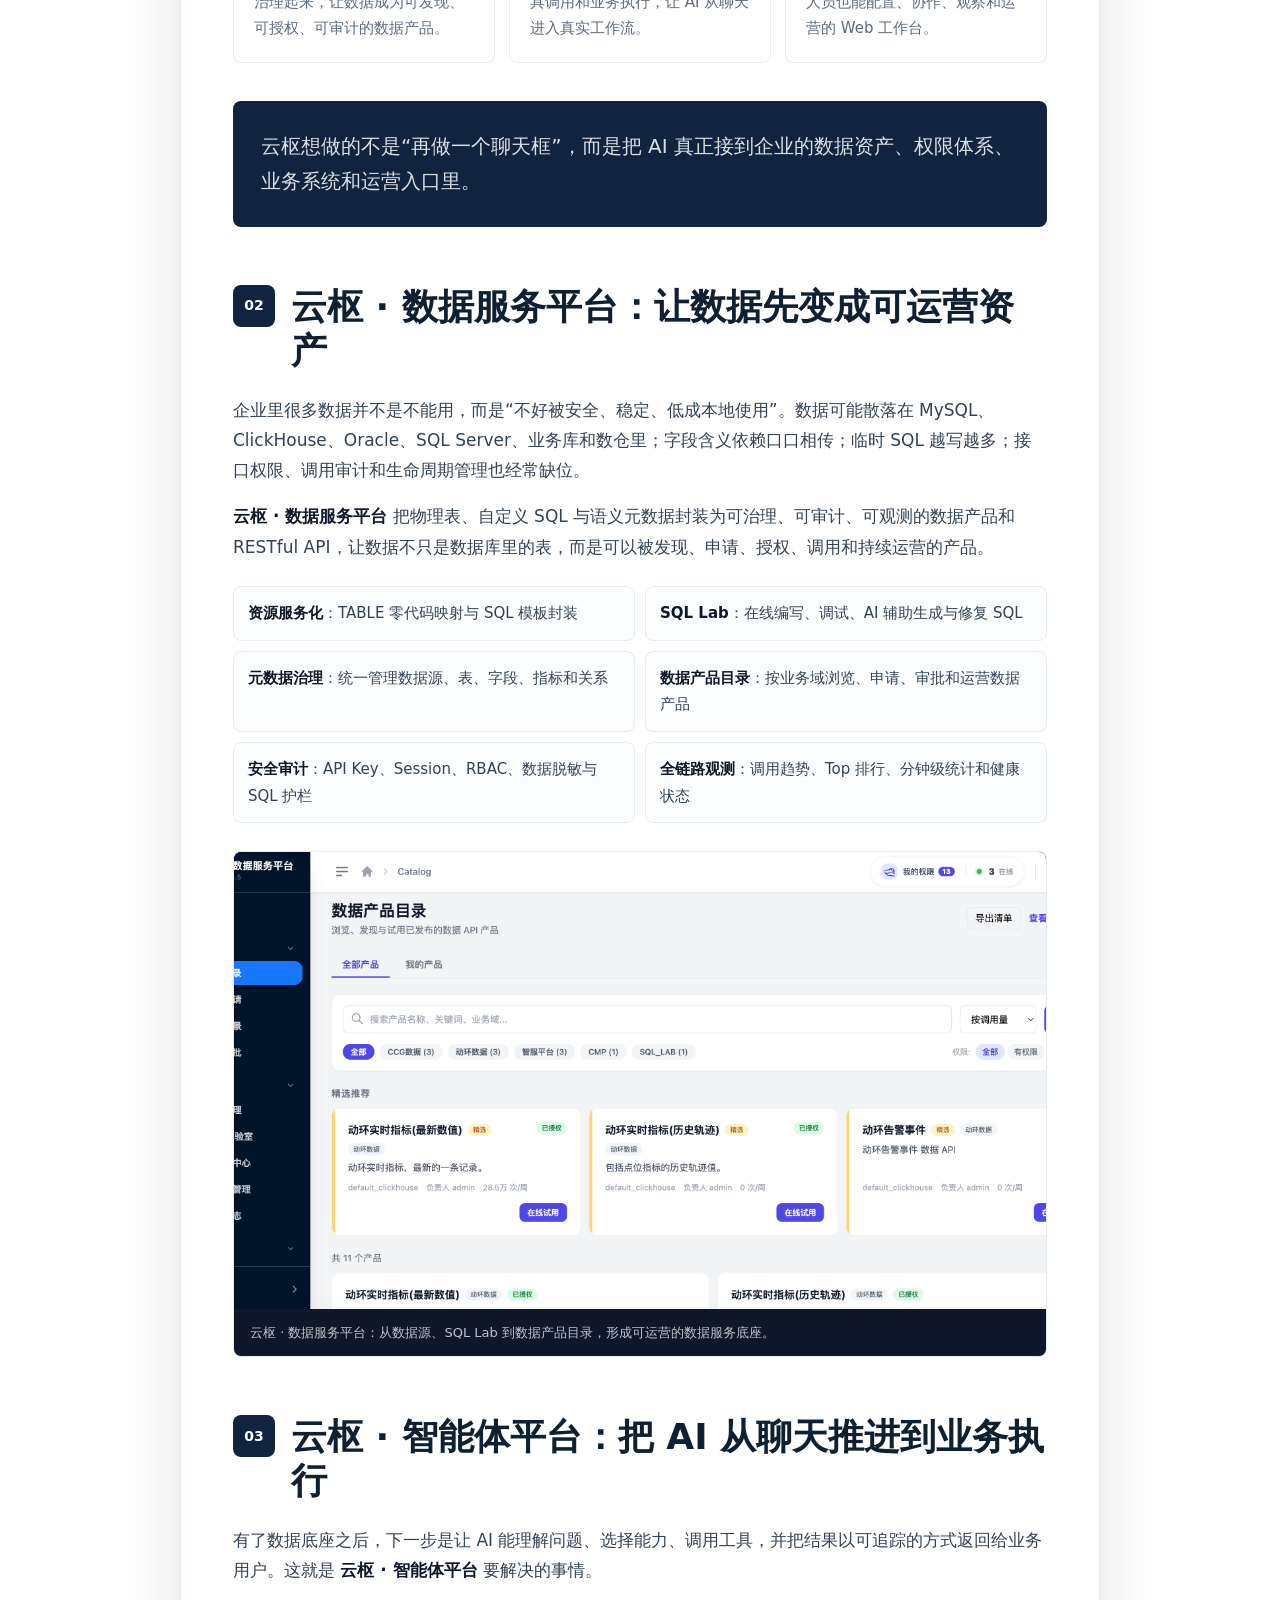
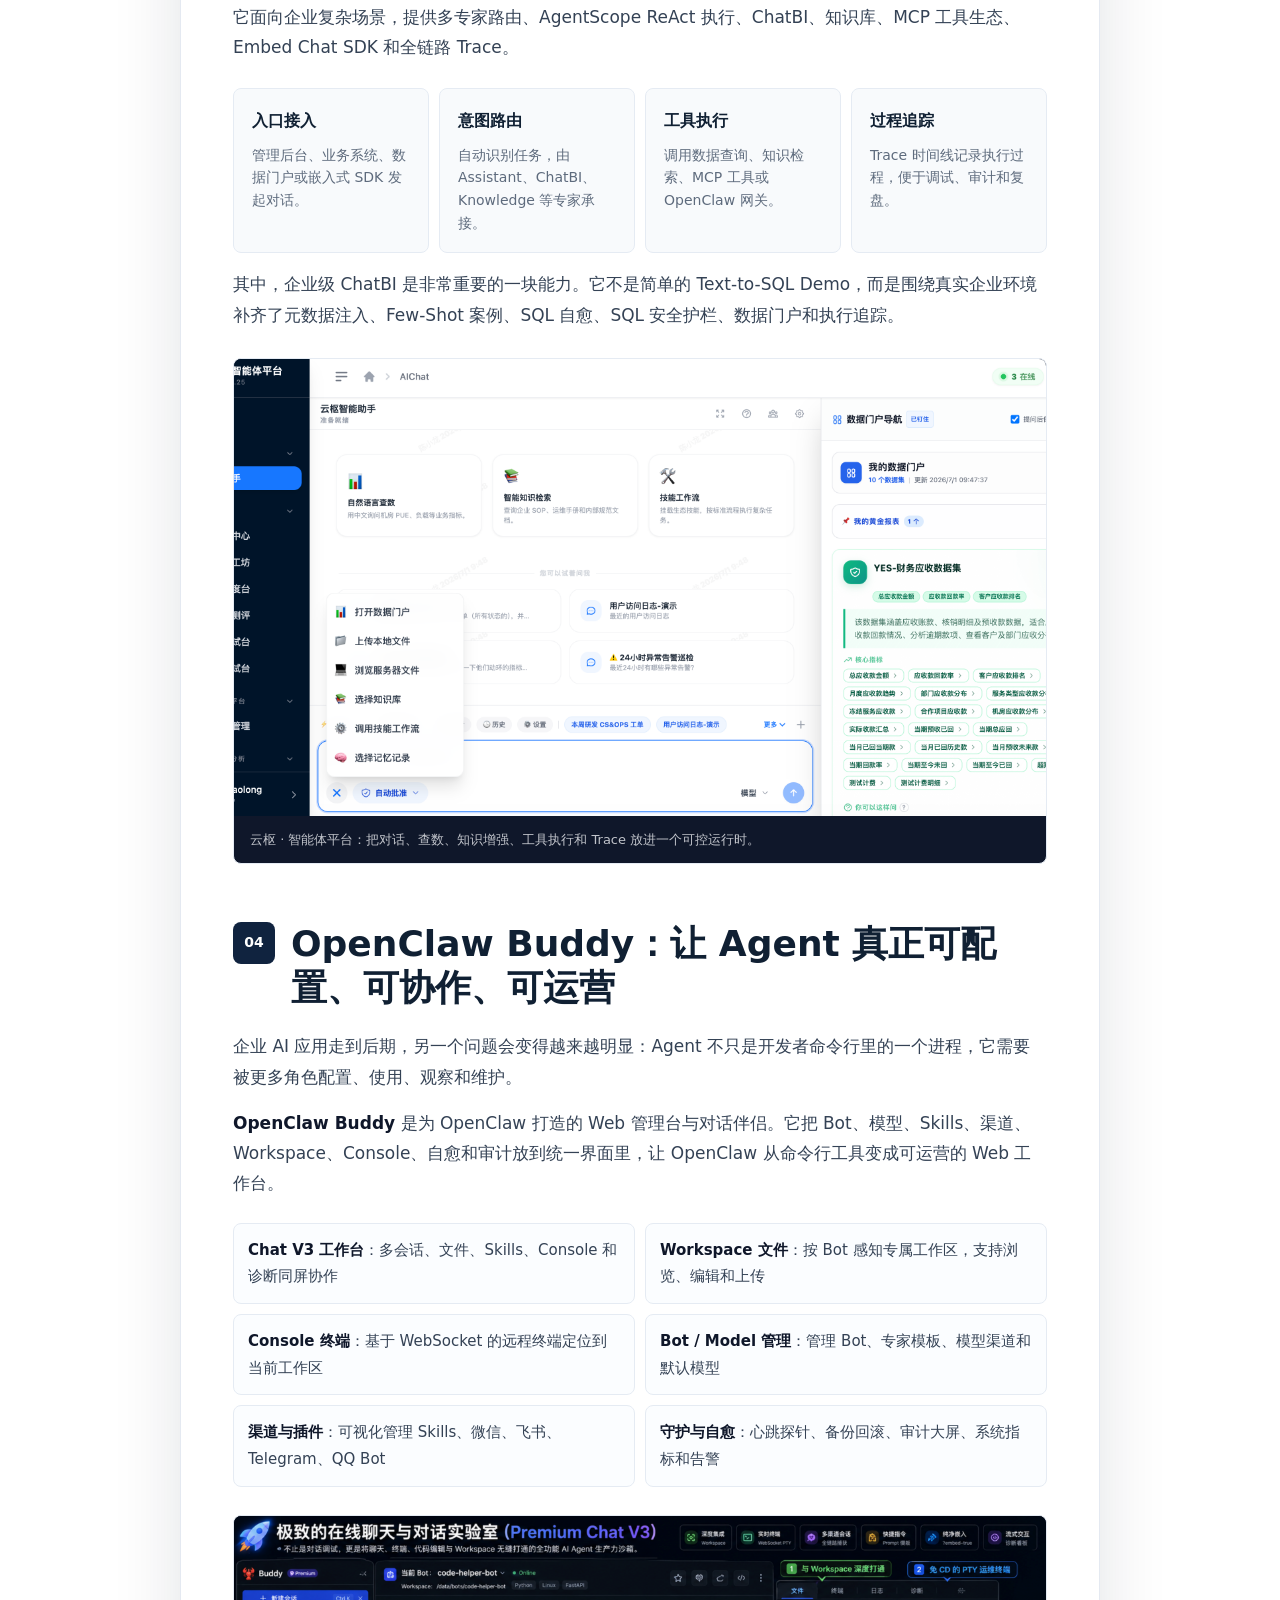
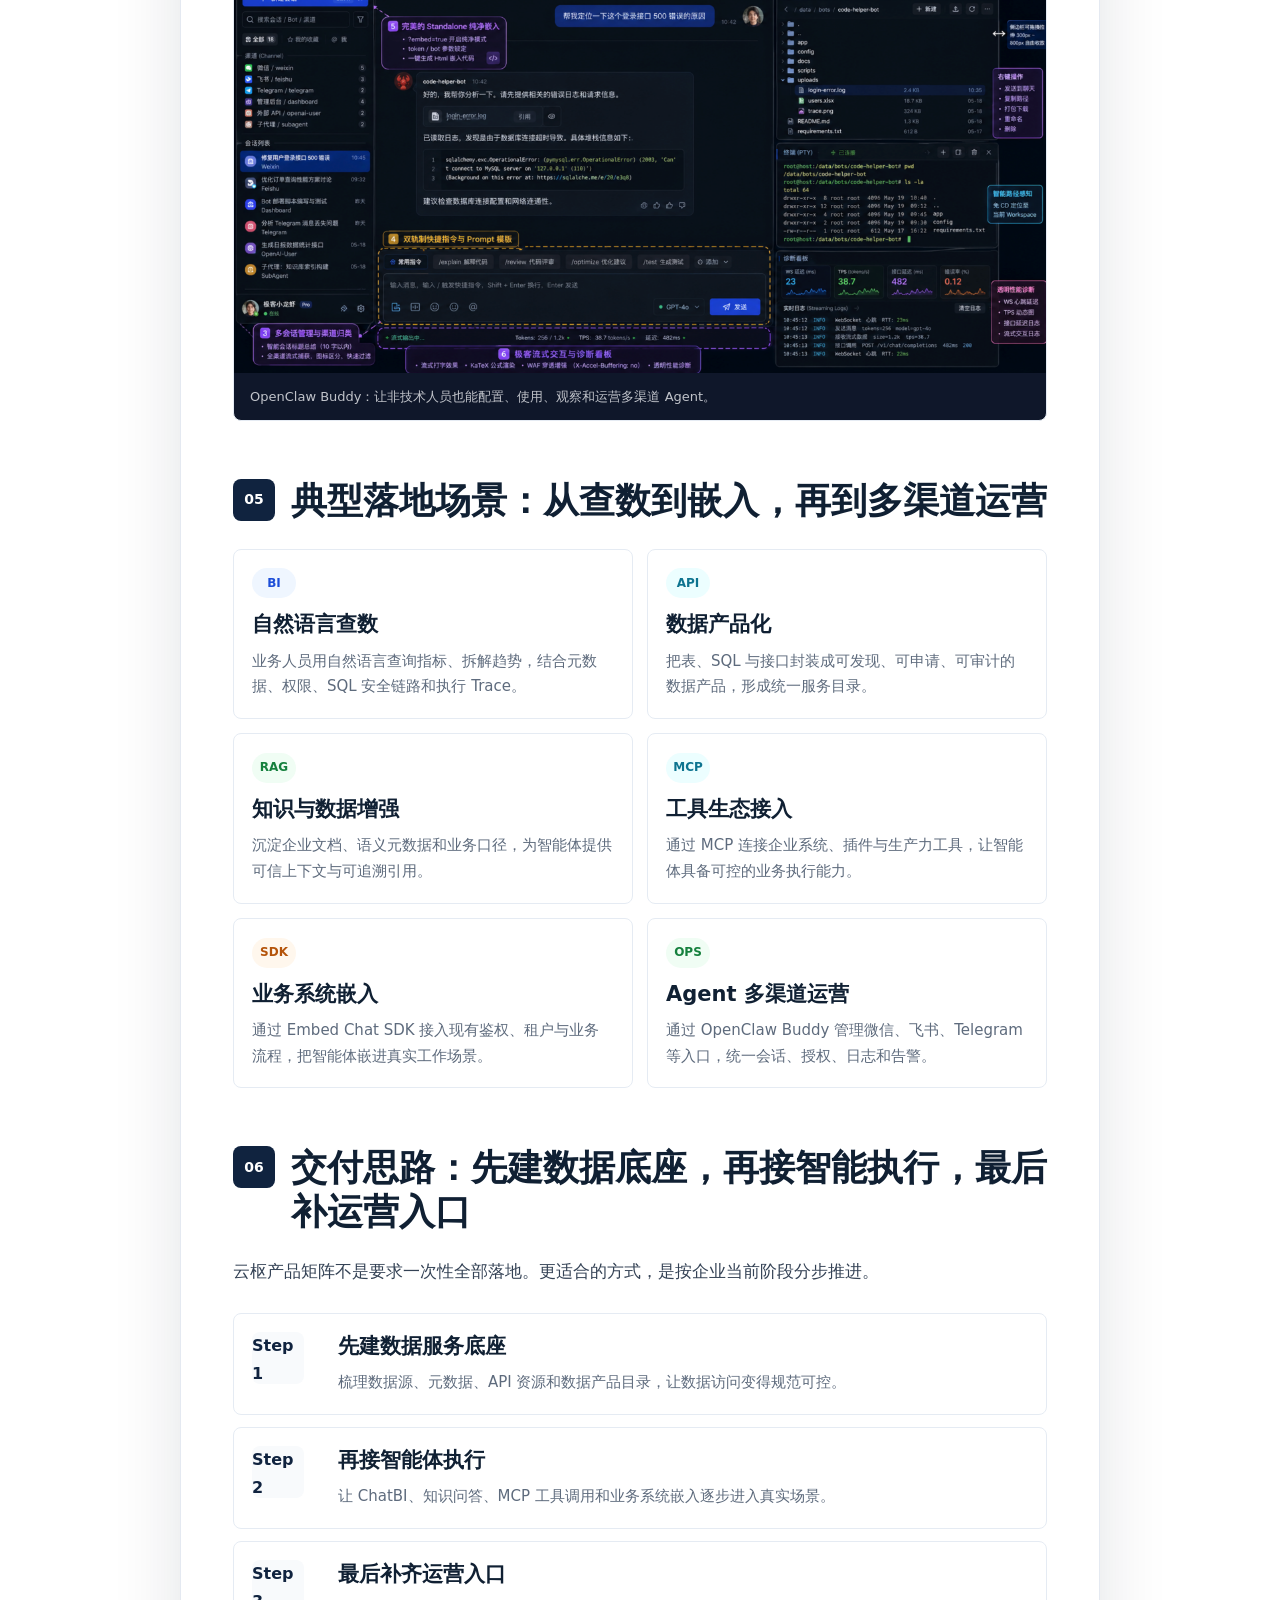
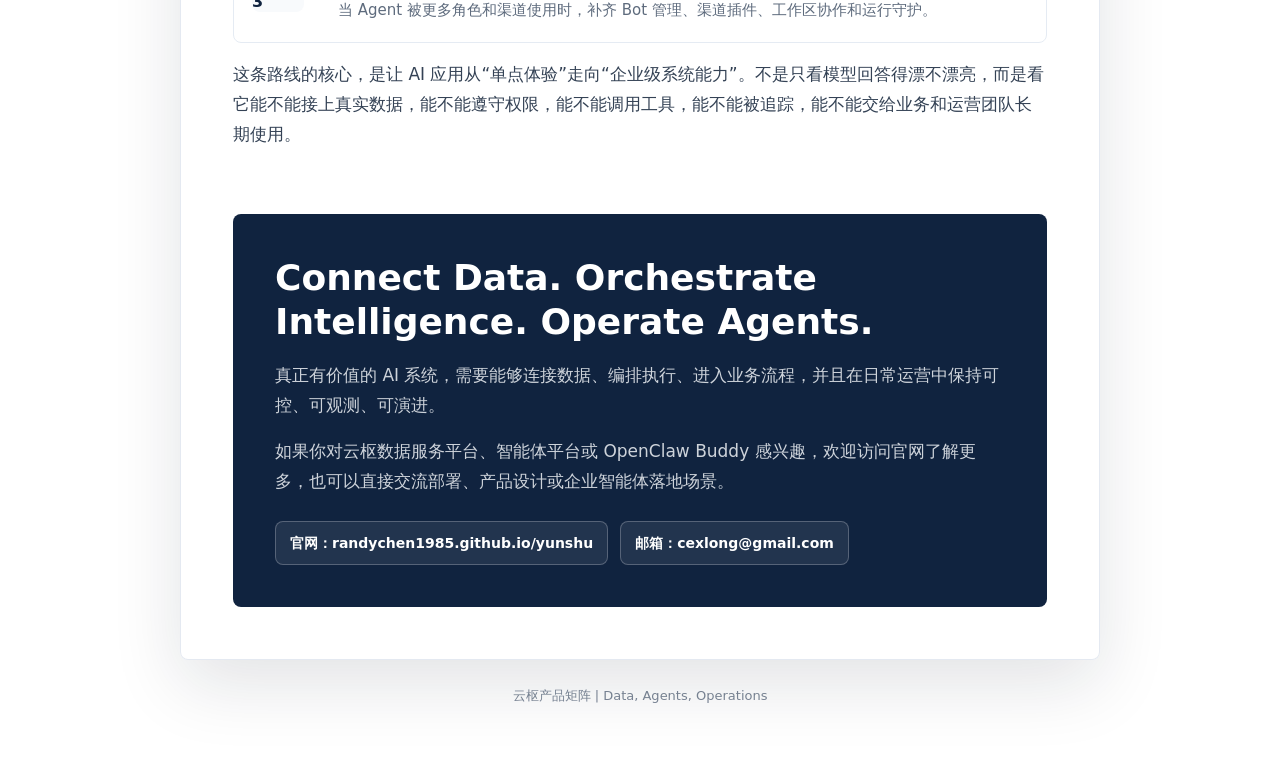
<file: weixin/yunshu-product-suite-article.html>
<!doctype html>
<html lang="zh-CN">
  <head>
    <meta charset="utf-8" />
    <meta name="viewport" content="width=device-width, initial-scale=1" />
    <title>云枢产品矩阵：把数据、智能体与运营入口连成一条企业智能化链路</title>
    <meta
      name="description"
      content="云枢产品矩阵公众号文章：介绍云枢数据服务平台、云枢智能体平台与 OpenClaw Buddy 如何组成企业智能化链路。"
    />
    <style>
      :root {
        --ink: #101827;
        --muted: #5e6b7d;
        --soft: #e5ebf3;
        --paper: #ffffff;
        --wash: #f4f7fb;
        --navy: #0f2744;
        --blue: #1d4ed8;
        --cyan: #0e7490;
        --green: #15803d;
        --amber: #b45309;
        --red: #be123c;
        --radius: 8px;
        --shadow: 0 24px 70px rgba(15, 23, 42, 0.12);
      }

      * {
        box-sizing: border-box;
      }

      html {
        scroll-behavior: smooth;
      }

      body {
        margin: 0;
        background:
          linear-gradient(180deg, #eef4fb 0, #f7f9fc 360px, #ffffff 900px),
          var(--paper);
        color: var(--ink);
        font-family: Inter, ui-sans-serif, system-ui, -apple-system, BlinkMacSystemFont, "Segoe UI",
          "PingFang SC", "Microsoft YaHei", sans-serif;
        line-height: 1.78;
      }

      a {
        color: inherit;
        text-decoration: none;
      }

      img {
        display: block;
        max-width: 100%;
      }

      .article-shell {
        width: min(920px, calc(100vw - 32px));
        margin: 0 auto;
      }

      .hero {
        position: relative;
        min-height: 680px;
        padding: 56px 0 38px;
        overflow: hidden;
        color: #f8fafc;
        background: #09111f;
      }

      .hero::after {
        position: absolute;
        inset: 0;
        content: "";
        background:
          linear-gradient(90deg, rgba(7, 13, 24, 0.92), rgba(7, 13, 24, 0.7) 50%, rgba(7, 13, 24, 0.48)),
          linear-gradient(180deg, rgba(7, 13, 24, 0.28), rgba(7, 13, 24, 0.86));
        z-index: 1;
      }

      .hero img {
        position: absolute;
        inset: 0;
        width: 100%;
        height: 100%;
        object-fit: cover;
        opacity: 0.58;
      }

      .hero-inner {
        position: relative;
        z-index: 2;
        display: flex;
        min-height: 586px;
        flex-direction: column;
        justify-content: space-between;
      }

      .brand-line {
        display: flex;
        align-items: center;
        justify-content: space-between;
        gap: 18px;
        color: rgba(248, 250, 252, 0.82);
        font-size: 14px;
      }

      .brand-mark {
        display: inline-flex;
        align-items: center;
        gap: 10px;
        font-weight: 800;
      }

      .brand-mark span {
        display: grid;
        width: 36px;
        height: 36px;
        place-items: center;
        border: 1px solid rgba(248, 250, 252, 0.75);
        border-radius: var(--radius);
      }

      .hero-content {
        max-width: 780px;
        padding: 58px 0 34px;
      }

      .eyebrow {
        margin: 0 0 18px;
        color: #7dd3fc;
        font-size: 12px;
        font-weight: 900;
        letter-spacing: 0;
        text-transform: uppercase;
      }

      h1 {
        margin: 0;
        font-size: clamp(44px, 7.8vw, 76px);
        line-height: 1.02;
        letter-spacing: 0;
      }

      .hero-lead {
        max-width: 680px;
        margin: 28px 0 0;
        color: rgba(248, 250, 252, 0.84);
        font-size: clamp(18px, 2.4vw, 24px);
        line-height: 1.72;
      }

      .hero-actions {
        display: flex;
        flex-wrap: wrap;
        gap: 12px;
        margin-top: 34px;
      }

      .button {
        display: inline-flex;
        min-height: 44px;
        align-items: center;
        justify-content: center;
        gap: 8px;
        padding: 11px 16px;
        border-radius: var(--radius);
        border: 1px solid rgba(248, 250, 252, 0.34);
        color: #f8fafc;
        font-size: 14px;
        font-weight: 800;
      }

      .button.primary {
        background: #f8fafc;
        color: #0f172a;
      }

      .hero-pills {
        display: grid;
        grid-template-columns: repeat(3, 1fr);
        gap: 12px;
      }

      .hero-pill {
        min-height: 92px;
        padding: 18px;
        border: 1px solid rgba(248, 250, 252, 0.18);
        border-radius: var(--radius);
        background: rgba(15, 23, 42, 0.42);
        backdrop-filter: blur(14px);
      }

      .hero-pill strong {
        display: block;
        color: #ffffff;
        font-size: 16px;
      }

      .hero-pill span {
        display: block;
        margin-top: 4px;
        color: rgba(248, 250, 252, 0.7);
        font-size: 13px;
      }

      main {
        padding: 48px 0 72px;
      }

      .article-card {
        margin-top: -108px;
        position: relative;
        z-index: 3;
        padding: clamp(26px, 5vw, 52px);
        border: 1px solid rgba(226, 232, 240, 0.92);
        border-radius: var(--radius);
        background: rgba(255, 255, 255, 0.96);
        box-shadow: var(--shadow);
      }

      .meta-row {
        display: flex;
        flex-wrap: wrap;
        gap: 10px;
        margin-bottom: 28px;
      }

      .tag {
        display: inline-flex;
        align-items: center;
        min-height: 30px;
        padding: 5px 10px;
        border: 1px solid var(--soft);
        border-radius: 999px;
        background: #f8fafc;
        color: #314154;
        font-size: 13px;
        font-weight: 700;
      }

      .lead-box {
        margin: 0 0 42px;
        padding: 24px;
        border-left: 5px solid var(--blue);
        border-radius: var(--radius);
        background: #f4f8ff;
      }

      .lead-box p {
        margin: 0;
        color: #243448;
        font-size: 18px;
        line-height: 1.86;
      }

      section {
        margin-top: 58px;
      }

      .section-heading {
        display: grid;
        grid-template-columns: auto 1fr;
        gap: 16px;
        align-items: start;
        margin-bottom: 22px;
      }

      .section-index {
        display: grid;
        width: 42px;
        height: 42px;
        place-items: center;
        border-radius: var(--radius);
        background: #10233f;
        color: #ffffff;
        font-size: 14px;
        font-weight: 900;
      }

      h2 {
        margin: 0;
        color: #102033;
        font-size: clamp(26px, 4vw, 36px);
        line-height: 1.22;
        letter-spacing: 0;
      }

      h3 {
        margin: 0 0 10px;
        color: #102033;
        font-size: 21px;
        line-height: 1.35;
      }

      p {
        margin: 16px 0 0;
        color: #344255;
        font-size: 17px;
      }

      .article-card strong {
        color: #0f172a;
      }

      .matrix {
        display: grid;
        grid-template-columns: repeat(3, 1fr);
        gap: 14px;
        margin: 26px 0 6px;
      }

      .matrix-card,
      .product-card,
      .scenario-card,
      .step-card {
        border: 1px solid var(--soft);
        border-radius: var(--radius);
        background: #ffffff;
      }

      .matrix-card {
        min-height: 170px;
        padding: 20px;
      }

      .matrix-card .num,
      .product-card .num {
        display: inline-flex;
        align-items: center;
        justify-content: center;
        width: 32px;
        height: 32px;
        margin-bottom: 14px;
        border-radius: 999px;
        background: #edf4ff;
        color: var(--blue);
        font-size: 13px;
        font-weight: 900;
      }

      .matrix-card:nth-child(2) .num,
      .product-card.agent .num {
        background: #ecfeff;
        color: var(--cyan);
      }

      .matrix-card:nth-child(3) .num,
      .product-card.buddy .num {
        background: #f0fdf4;
        color: var(--green);
      }

      .matrix-card p,
      .product-card p,
      .scenario-card p,
      .step-card p {
        margin-top: 8px;
        color: var(--muted);
        font-size: 15px;
        line-height: 1.72;
      }

      .feature-list {
        display: grid;
        grid-template-columns: repeat(2, 1fr);
        gap: 10px;
        margin: 24px 0 0;
        padding: 0;
        list-style: none;
      }

      .feature-list li {
        padding: 13px 14px;
        border: 1px solid var(--soft);
        border-radius: var(--radius);
        background: #fbfdff;
        color: #344255;
        font-size: 15px;
      }

      .feature-list b {
        color: #0f172a;
      }

      .image-panel {
        margin: 28px 0 0;
        overflow: hidden;
        border: 1px solid var(--soft);
        border-radius: var(--radius);
        background: #0f172a;
      }

      .image-panel img {
        width: 100%;
        aspect-ratio: 16 / 9;
        object-fit: cover;
      }

      .image-panel figcaption {
        padding: 12px 16px;
        color: rgba(248, 250, 252, 0.76);
        font-size: 13px;
      }

      .product-grid {
        display: grid;
        gap: 16px;
        margin-top: 28px;
      }

      .product-card {
        display: grid;
        grid-template-columns: 1fr 220px;
        gap: 20px;
        align-items: center;
        padding: 20px;
      }

      .product-card img {
        width: 100%;
        aspect-ratio: 4 / 3;
        border-radius: var(--radius);
        object-fit: cover;
        border: 1px solid var(--soft);
      }

      .quote-band {
        margin: 38px 0 0;
        padding: 28px;
        border-radius: var(--radius);
        background: #10233f;
        color: #f8fafc;
      }

      .quote-band p {
        margin: 0;
        color: rgba(248, 250, 252, 0.88);
        font-size: 20px;
        line-height: 1.75;
      }

      .flow {
        display: grid;
        grid-template-columns: repeat(4, 1fr);
        gap: 10px;
        margin-top: 26px;
      }

      .flow-item {
        position: relative;
        min-height: 132px;
        padding: 18px;
        border-radius: var(--radius);
        background: #f8fafc;
        border: 1px solid var(--soft);
      }

      .flow-item strong {
        display: block;
        color: #102033;
      }

      .flow-item span {
        display: block;
        margin-top: 8px;
        color: var(--muted);
        font-size: 14px;
        line-height: 1.62;
      }

      .scenario-grid {
        display: grid;
        grid-template-columns: repeat(2, 1fr);
        gap: 14px;
        margin-top: 26px;
      }

      .scenario-card {
        padding: 18px;
      }

      .scenario-icon {
        display: inline-flex;
        align-items: center;
        justify-content: center;
        min-width: 44px;
        height: 30px;
        margin-bottom: 12px;
        border-radius: 999px;
        background: #eff6ff;
        color: var(--blue);
        font-size: 12px;
        font-weight: 900;
      }

      .scenario-card:nth-child(2n) .scenario-icon {
        background: #ecfeff;
        color: var(--cyan);
      }

      .scenario-card:nth-child(3n) .scenario-icon {
        background: #f0fdf4;
        color: var(--green);
      }

      .scenario-card:nth-child(5n) .scenario-icon {
        background: #fff7ed;
        color: var(--amber);
      }

      .steps {
        display: grid;
        gap: 12px;
        margin-top: 26px;
      }

      .step-card {
        display: grid;
        grid-template-columns: 68px 1fr;
        gap: 18px;
        align-items: start;
        padding: 18px;
      }

      .step-card .step-num {
        display: grid;
        width: 52px;
        height: 52px;
        place-items: center;
        border-radius: var(--radius);
        background: #f8fafc;
        color: #10233f;
        font-weight: 900;
      }

      .cta {
        margin-top: 64px;
        padding: clamp(26px, 5vw, 42px);
        border-radius: var(--radius);
        background: #10233f;
        color: #f8fafc;
      }

      .cta h2 {
        color: #ffffff;
      }

      .cta p {
        color: rgba(248, 250, 252, 0.82);
      }

      .cta-links {
        display: flex;
        flex-wrap: wrap;
        gap: 12px;
        margin-top: 24px;
      }

      .cta-links a {
        display: inline-flex;
        min-height: 42px;
        align-items: center;
        padding: 9px 14px;
        border: 1px solid rgba(248, 250, 252, 0.24);
        border-radius: var(--radius);
        background: rgba(255, 255, 255, 0.08);
        color: #ffffff;
        font-size: 14px;
        font-weight: 800;
      }

      .footer-note {
        width: min(920px, calc(100vw - 32px));
        margin: 24px auto 0;
        color: #7c8797;
        font-size: 13px;
        text-align: center;
      }

      @media (max-width: 760px) {
        .hero {
          min-height: 760px;
          padding-top: 34px;
        }

        .hero-inner {
          min-height: 690px;
        }

        .brand-line {
          align-items: flex-start;
          flex-direction: column;
        }

        .hero-pills,
        .matrix,
        .feature-list,
        .flow,
        .scenario-grid {
          grid-template-columns: 1fr;
        }

        .article-card {
          margin-top: -76px;
          padding: 24px 18px;
        }

        .section-heading {
          grid-template-columns: 1fr;
          gap: 12px;
        }

        .product-card {
          grid-template-columns: 1fr;
        }

        .product-card img {
          order: -1;
        }

        .step-card {
          grid-template-columns: 1fr;
        }
      }
    </style>
  </head>
  <body>
    <header class="hero">
      <img src="../assets/images/generated-product-suite-hero.png" alt="云枢产品矩阵产品概念图" />
      <div class="article-shell hero-inner">
        <div class="brand-line">
          <div class="brand-mark"><span>枢</span>云枢产品矩阵</div>
          <div>Data, Agents, Operations</div>
        </div>
        <div class="hero-content">
          <p class="eyebrow">Enterprise Data & Agent Platform</p>
          <h1>把数据、智能体与运营入口连成一条企业智能化链路</h1>
          <p class="hero-lead">
            云枢产品矩阵以数据服务平台作为治理底座，以智能体平台承接推理、工具与业务执行，再用
            OpenClaw Buddy 降低多渠道 AI Agent 的运营门槛。
          </p>
          <div class="hero-actions">
            <a class="button primary" href="https://randychen1985.github.io/yunshu/">访问官网</a>
            <a class="button" href="mailto:cexlong@gmail.com">联系交流</a>
          </div>
        </div>
        <div class="hero-pills" aria-label="云枢产品三层矩阵">
          <div class="hero-pill">
            <strong>Data</strong>
            <span>数据服务化与治理</span>
          </div>
          <div class="hero-pill">
            <strong>Agent</strong>
            <span>智能体编排与执行</span>
          </div>
          <div class="hero-pill">
            <strong>Buddy</strong>
            <span>OpenClaw 可视化伴侣</span>
          </div>
        </div>
      </div>
    </header>

    <main>
      <article class="article-shell article-card">
        <div class="meta-row">
          <span class="tag">云枢产品矩阵</span>
          <span class="tag">Data API</span>
          <span class="tag">ChatBI</span>
          <span class="tag">OpenClaw Buddy</span>
        </div>

        <div class="lead-box">
          <p>
            很多企业在推进 AI 应用时，会遇到一个很现实的问题：模型能力越来越强，但真正落到业务里，仍然绕不开数据、权限、工具、系统集成和日常运营。
          </p>
        </div>

        <p>
          业务人员希望用自然语言查数、问知识、跑流程；技术团队希望数据访问可审计、SQL 可控、接口可治理；运营人员又希望
          Agent 能接入微信、飞书、Telegram 等渠道，并且可以稳定地配置、监控和维护。
        </p>
        <p>
          如果这些能力分散在不同系统里，AI 很容易停留在“能聊”的阶段，很难进入“能用、可管、可持续演进”的阶段。
        </p>
        <p>
          这也是我做 <strong>云枢产品矩阵</strong> 的出发点：把企业数据、AI 智能体执行和 Agent
          运营入口放在同一条产品线上，让数据可以被治理，让智能体可以执行，让 Agent 可以被运营。
        </p>

        <section>
          <div class="section-heading">
            <span class="section-index">01</span>
            <h2>云枢不是三个孤立项目，而是一条产品链路</h2>
          </div>
          <p>
            云枢产品矩阵目前包含三层：云枢 · 数据服务平台、云枢 · 智能体平台、OpenClaw Buddy。它们分别覆盖企业智能化链路中的数据供给、智能执行和运营入口。
          </p>
          <div class="matrix">
            <div class="matrix-card">
              <span class="num">01</span>
              <h3>云枢 · 数据服务平台</h3>
              <p>把物理表、SQL、元数据和 API 治理起来，让数据成为可发现、可授权、可审计的数据产品。</p>
            </div>
            <div class="matrix-card">
              <span class="num">02</span>
              <h3>云枢 · 智能体平台</h3>
              <p>承接对话、查数、知识、MCP 工具调用和业务执行，让 AI 从聊天进入真实工作流。</p>
            </div>
            <div class="matrix-card">
              <span class="num">03</span>
              <h3>OpenClaw Buddy</h3>
              <p>把开放式 Agent 网关变成非技术人员也能配置、协作、观察和运营的 Web 工作台。</p>
            </div>
          </div>
          <div class="quote-band">
            <p>
              云枢想做的不是“再做一个聊天框”，而是把 AI 真正接到企业的数据资产、权限体系、业务系统和运营入口里。
            </p>
          </div>
        </section>

        <section>
          <div class="section-heading">
            <span class="section-index">02</span>
            <h2>云枢 · 数据服务平台：让数据先变成可运营资产</h2>
          </div>
          <p>
            企业里很多数据并不是不能用，而是“不好被安全、稳定、低成本地使用”。数据可能散落在 MySQL、ClickHouse、Oracle、SQL Server、业务库和数仓里；字段含义依赖口口相传；临时
            SQL 越写越多；接口权限、调用审计和生命周期管理也经常缺位。
          </p>
          <p>
            <strong>云枢 · 数据服务平台</strong> 把物理表、自定义 SQL 与语义元数据封装为可治理、可审计、可观测的数据产品和
            RESTful API，让数据不只是数据库里的表，而是可以被发现、申请、授权、调用和持续运营的产品。
          </p>
          <ul class="feature-list">
            <li><b>资源服务化</b>：TABLE 零代码映射与 SQL 模板封装</li>
            <li><b>SQL Lab</b>：在线编写、调试、AI 辅助生成与修复 SQL</li>
            <li><b>元数据治理</b>：统一管理数据源、表、字段、指标和关系</li>
            <li><b>数据产品目录</b>：按业务域浏览、申请、审批和运营数据产品</li>
            <li><b>安全审计</b>：API Key、Session、RBAC、数据脱敏与 SQL 护栏</li>
            <li><b>全链路观测</b>：调用趋势、Top 排行、分钟级统计和健康状态</li>
          </ul>
          <figure class="image-panel">
            <img src="../assets/images/data-catalog.png" alt="云枢数据服务平台数据产品目录界面" />
            <figcaption>云枢 · 数据服务平台：从数据源、SQL Lab 到数据产品目录，形成可运营的数据服务底座。</figcaption>
          </figure>
        </section>

        <section>
          <div class="section-heading">
            <span class="section-index">03</span>
            <h2>云枢 · 智能体平台：把 AI 从聊天推进到业务执行</h2>
          </div>
          <p>
            有了数据底座之后，下一步是让 AI 能理解问题、选择能力、调用工具，并把结果以可追踪的方式返回给业务用户。这就是
            <strong>云枢 · 智能体平台</strong> 要解决的事情。
          </p>
          <p>
            它面向企业复杂场景，提供多专家路由、AgentScope ReAct 执行、ChatBI、知识库、MCP 工具生态、Embed Chat SDK 和全链路 Trace。
          </p>
          <div class="flow" aria-label="智能体执行链路">
            <div class="flow-item">
              <strong>入口接入</strong>
              <span>管理后台、业务系统、数据门户或嵌入式 SDK 发起对话。</span>
            </div>
            <div class="flow-item">
              <strong>意图路由</strong>
              <span>自动识别任务，由 Assistant、ChatBI、Knowledge 等专家承接。</span>
            </div>
            <div class="flow-item">
              <strong>工具执行</strong>
              <span>调用数据查询、知识检索、MCP 工具或 OpenClaw 网关。</span>
            </div>
            <div class="flow-item">
              <strong>过程追踪</strong>
              <span>Trace 时间线记录执行过程，便于调试、审计和复盘。</span>
            </div>
          </div>
          <p>
            其中，企业级 ChatBI 是非常重要的一块能力。它不是简单的 Text-to-SQL Demo，而是围绕真实企业环境补齐了元数据注入、Few-Shot 案例、SQL
            自愈、SQL 安全护栏、数据门户和执行追踪。
          </p>
          <figure class="image-panel">
            <img src="../assets/images/agent-ai-chat.png" alt="云枢智能体平台对话界面" />
            <figcaption>云枢 · 智能体平台：把对话、查数、知识增强、工具执行和 Trace 放进一个可控运行时。</figcaption>
          </figure>
        </section>

        <section>
          <div class="section-heading">
            <span class="section-index">04</span>
            <h2>OpenClaw Buddy：让 Agent 真正可配置、可协作、可运营</h2>
          </div>
          <p>
            企业 AI 应用走到后期，另一个问题会变得越来越明显：Agent 不只是开发者命令行里的一个进程，它需要被更多角色配置、使用、观察和维护。
          </p>
          <p>
            <strong>OpenClaw Buddy</strong> 是为 OpenClaw 打造的 Web 管理台与对话伴侣。它把 Bot、模型、Skills、渠道、Workspace、Console、自愈和审计放到统一界面里，让 OpenClaw 从命令行工具变成可运营的 Web 工作台。
          </p>
          <ul class="feature-list">
            <li><b>Chat V3 工作台</b>：多会话、文件、Skills、Console 和诊断同屏协作</li>
            <li><b>Workspace 文件</b>：按 Bot 感知专属工作区，支持浏览、编辑和上传</li>
            <li><b>Console 终端</b>：基于 WebSocket 的远程终端定位到当前工作区</li>
            <li><b>Bot / Model 管理</b>：管理 Bot、专家模板、模型渠道和默认模型</li>
            <li><b>渠道与插件</b>：可视化管理 Skills、微信、飞书、Telegram、QQ Bot</li>
            <li><b>守护与自愈</b>：心跳探针、备份回滚、审计大屏、系统指标和告警</li>
          </ul>
          <figure class="image-panel">
            <img src="../assets/images/buddy-chat-v3-premium.png" alt="OpenClaw Buddy Chat V3 工作台界面" />
            <figcaption>OpenClaw Buddy：让非技术人员也能配置、使用、观察和运营多渠道 Agent。</figcaption>
          </figure>
        </section>

        <section>
          <div class="section-heading">
            <span class="section-index">05</span>
            <h2>典型落地场景：从查数到嵌入，再到多渠道运营</h2>
          </div>
          <div class="scenario-grid">
            <div class="scenario-card">
              <span class="scenario-icon">BI</span>
              <h3>自然语言查数</h3>
              <p>业务人员用自然语言查询指标、拆解趋势，结合元数据、权限、SQL 安全链路和执行 Trace。</p>
            </div>
            <div class="scenario-card">
              <span class="scenario-icon">API</span>
              <h3>数据产品化</h3>
              <p>把表、SQL 与接口封装成可发现、可申请、可审计的数据产品，形成统一服务目录。</p>
            </div>
            <div class="scenario-card">
              <span class="scenario-icon">RAG</span>
              <h3>知识与数据增强</h3>
              <p>沉淀企业文档、语义元数据和业务口径，为智能体提供可信上下文与可追溯引用。</p>
            </div>
            <div class="scenario-card">
              <span class="scenario-icon">MCP</span>
              <h3>工具生态接入</h3>
              <p>通过 MCP 连接企业系统、插件与生产力工具，让智能体具备可控的业务执行能力。</p>
            </div>
            <div class="scenario-card">
              <span class="scenario-icon">SDK</span>
              <h3>业务系统嵌入</h3>
              <p>通过 Embed Chat SDK 接入现有鉴权、租户与业务流程，把智能体嵌进真实工作场景。</p>
            </div>
            <div class="scenario-card">
              <span class="scenario-icon">OPS</span>
              <h3>Agent 多渠道运营</h3>
              <p>通过 OpenClaw Buddy 管理微信、飞书、Telegram 等入口，统一会话、授权、日志和告警。</p>
            </div>
          </div>
        </section>

        <section>
          <div class="section-heading">
            <span class="section-index">06</span>
            <h2>交付思路：先建数据底座，再接智能执行，最后补运营入口</h2>
          </div>
          <p>
            云枢产品矩阵不是要求一次性全部落地。更适合的方式，是按企业当前阶段分步推进。
          </p>
          <div class="steps">
            <div class="step-card">
              <div class="step-num">Step 1</div>
              <div>
                <h3>先建数据服务底座</h3>
                <p>梳理数据源、元数据、API 资源和数据产品目录，让数据访问变得规范可控。</p>
              </div>
            </div>
            <div class="step-card">
              <div class="step-num">Step 2</div>
              <div>
                <h3>再接智能体执行</h3>
                <p>让 ChatBI、知识问答、MCP 工具调用和业务系统嵌入逐步进入真实场景。</p>
              </div>
            </div>
            <div class="step-card">
              <div class="step-num">Step 3</div>
              <div>
                <h3>最后补齐运营入口</h3>
                <p>当 Agent 被更多角色和渠道使用时，补齐 Bot 管理、渠道插件、工作区协作和运行守护。</p>
              </div>
            </div>
          </div>
          <p>
            这条路线的核心，是让 AI 应用从“单点体验”走向“企业级系统能力”。不是只看模型回答得漂不漂亮，而是看它能不能接上真实数据，能不能遵守权限，能不能调用工具，能不能被追踪，能不能交给业务和运营团队长期使用。
          </p>
        </section>

        <section class="cta">
          <h2>Connect Data. Orchestrate Intelligence. Operate Agents.</h2>
          <p>
            真正有价值的 AI 系统，需要能够连接数据、编排执行、进入业务流程，并且在日常运营中保持可控、可观测、可演进。
          </p>
          <p>
            如果你对云枢数据服务平台、智能体平台或 OpenClaw Buddy 感兴趣，欢迎访问官网了解更多，也可以直接交流部署、产品设计或企业智能体落地场景。
          </p>
          <div class="cta-links">
            <a href="https://randychen1985.github.io/yunshu/">官网：randychen1985.github.io/yunshu</a>
            <a href="mailto:cexlong@gmail.com">邮箱：cexlong@gmail.com</a>
          </div>
        </section>
      </article>
      <p class="footer-note">云枢产品矩阵 | Data, Agents, Operations</p>
    </main>
  </body>
</html>
</file>
<file: styles.css>
:root {
  --bg: #f6f8fb;
  --panel: #ffffff;
  --ink: #111827;
  --muted: #5f6f85;
  --soft: #e3eaf2;
  --blue: #1d4ed8;
  --cyan: #0891b2;
  --green: #15803d;
  --amber: #b45309;
  --radius: 8px;
  --shadow: 0 24px 70px rgba(15, 23, 42, 0.14);
}

* {
  box-sizing: border-box;
}

html {
  scroll-behavior: smooth;
}

body {
  margin: 0;
  background: var(--bg);
  color: var(--ink);
  font-family: Inter, ui-sans-serif, system-ui, -apple-system, BlinkMacSystemFont, "Segoe UI",
    "PingFang SC", "Microsoft YaHei", sans-serif;
  line-height: 1.6;
}

a {
  color: inherit;
  text-decoration: none;
}

img {
  display: block;
  max-width: 100%;
}

.site-header {
  position: fixed;
  top: 0;
  left: 0;
  right: 0;
  z-index: 20;
  display: grid;
  grid-template-columns: 1fr auto 1fr;
  align-items: center;
  gap: 24px;
  height: 72px;
  padding: 0 max(24px, calc((100vw - 1180px) / 2));
  color: #f8fafc;
  transition: background 180ms ease, border-color 180ms ease, color 180ms ease;
}

.site-header.is-scrolled,
.site-header.is-open {
  background: rgba(255, 255, 255, 0.94);
  border-bottom: 1px solid rgba(226, 232, 240, 0.9);
  color: var(--ink);
  backdrop-filter: blur(16px);
}

.brand {
  display: inline-flex;
  align-items: center;
  gap: 10px;
  min-width: 0;
}

.brand-mark {
  display: grid;
  width: 34px;
  height: 34px;
  place-items: center;
  border: 1px solid currentColor;
  border-radius: 8px;
  font-weight: 800;
}

.brand strong,
.brand small {
  display: block;
}

.brand strong {
  font-size: 15px;
  line-height: 1.1;
}

.brand small {
  margin-top: 2px;
  color: currentColor;
  font-size: 11px;
  opacity: 0.72;
}

.desktop-nav {
  display: inline-flex;
  align-items: center;
  gap: 26px;
  color: currentColor;
  font-size: 14px;
}

.desktop-nav a {
  opacity: 0.78;
}

.desktop-nav a:hover {
  opacity: 1;
}

.header-action {
  justify-self: end;
  padding: 9px 14px;
  border: 1px solid currentColor;
  border-radius: 8px;
  font-size: 13px;
  opacity: 0.9;
}

.menu-button {
  display: none;
  justify-self: end;
  width: 38px;
  height: 38px;
  border: 1px solid currentColor;
  border-radius: 8px;
  background: transparent;
  color: inherit;
}

.menu-button span {
  display: block;
  width: 16px;
  height: 2px;
  margin: 5px auto;
  background: currentColor;
}

.mobile-nav {
  position: fixed;
  top: 72px;
  left: 16px;
  right: 16px;
  z-index: 19;
  display: none;
  grid-template-columns: 1fr 1fr;
  gap: 8px;
  padding: 12px;
  background: rgba(255, 255, 255, 0.96);
  border: 1px solid var(--soft);
  border-radius: 8px;
  box-shadow: 0 18px 50px rgba(15, 23, 42, 0.16);
}

.mobile-nav.is-open {
  display: grid;
}

.mobile-nav a {
  padding: 10px;
  border-radius: 7px;
  background: #f8fafc;
  color: var(--ink);
  font-size: 14px;
}

.hero {
  position: relative;
  display: grid;
  min-height: 92vh;
  padding: 118px 24px 56px;
  overflow: hidden;
  color: #f8fafc;
  isolation: isolate;
}

.hero-media {
  position: absolute;
  inset: 0;
  z-index: -2;
  display: grid;
  grid-template-columns: repeat(3, 1fr);
  gap: 0;
  background: #0b1220;
}

.hero-media img {
  width: 100%;
  height: 100%;
  min-height: 92vh;
  object-fit: cover;
  filter: saturate(0.8) contrast(0.95);
  opacity: 0.52;
}

.hero-overlay {
  position: absolute;
  inset: 0;
  z-index: -1;
  background:
    linear-gradient(90deg, rgba(6, 10, 18, 0.88), rgba(6, 10, 18, 0.68) 48%, rgba(6, 10, 18, 0.72)),
    linear-gradient(180deg, rgba(6, 10, 18, 0.58), rgba(6, 10, 18, 0.88));
}

.hero-content,
.container {
  width: min(1180px, calc(100vw - 48px));
  margin: 0 auto;
}

.hero-content {
  display: flex;
  flex-direction: column;
  justify-content: center;
}

.eyebrow,
.section-kicker {
  margin: 0 0 14px;
  color: #4fb3ff;
  font-size: 12px;
  font-weight: 800;
  letter-spacing: 0;
  text-transform: uppercase;
}

.hero h1 {
  max-width: 760px;
  margin: 0;
  font-size: clamp(48px, 8vw, 104px);
  line-height: 0.98;
  letter-spacing: 0;
}

.hero-lead {
  max-width: 720px;
  margin: 26px 0 0;
  color: rgba(248, 250, 252, 0.84);
  font-size: clamp(18px, 2.2vw, 24px);
}

.hero-actions {
  display: flex;
  flex-wrap: wrap;
  gap: 12px;
  margin-top: 34px;
}

.button {
  display: inline-flex;
  align-items: center;
  justify-content: center;
  min-height: 46px;
  padding: 0 18px;
  border-radius: 8px;
  font-weight: 700;
}

.button.primary {
  background: #ffffff;
  color: #0f172a;
}

.button.secondary {
  border: 1px solid rgba(255, 255, 255, 0.5);
  color: #ffffff;
}

.hero-metrics {
  display: grid;
  grid-template-columns: repeat(3, minmax(0, 1fr));
  gap: 1px;
  width: min(760px, 100%);
  margin: 54px 0 0;
  padding: 1px;
  background: rgba(255, 255, 255, 0.2);
  border: 1px solid rgba(255, 255, 255, 0.18);
  border-radius: 8px;
  overflow: hidden;
}

.hero-metric {
  position: relative;
  display: block;
  padding: 16px;
  color: #ffffff;
  background: rgba(4, 9, 18, 0.38);
  transition: background 160ms ease;
}

.hero-metric::after {
  position: absolute;
  inset: 0;
  border: 1px solid transparent;
  box-shadow: inset 0 0 0 0 rgba(79, 179, 255, 0);
  content: "";
  pointer-events: none;
  transition: border-color 160ms ease, box-shadow 160ms ease;
}

.hero-metric:hover,
.hero-metric:focus-visible {
  background: rgba(18, 32, 54, 0.86);
}

.hero-metric:hover::after,
.hero-metric:focus-visible::after {
  border-color: rgba(79, 179, 255, 0.82);
  box-shadow:
    inset 0 0 0 1px rgba(255, 255, 255, 0.14),
    inset 0 0 22px rgba(79, 179, 255, 0.12);
}

.hero-metric:focus-visible {
  outline: 2px solid rgba(125, 211, 252, 0.9);
  outline-offset: -4px;
}

.hero-metric strong {
  display: block;
  font-size: 13px;
  font-weight: 800;
}

.hero-metric span {
  display: block;
  margin-top: 4px;
  color: rgba(248, 250, 252, 0.72);
  font-size: 13px;
}

.section {
  padding: 90px 0;
}

.intro-section {
  background: #ffffff;
}

.intro-grid {
  display: grid;
  grid-template-columns: 0.9fr 1.1fr;
  gap: 52px;
  align-items: start;
}

h2 {
  margin: 0;
  color: var(--ink);
  font-size: clamp(30px, 4.2vw, 52px);
  line-height: 1.08;
  letter-spacing: 0;
}

.intro-grid > p,
.section-heading p,
.showcase-copy p,
.delivery-grid p {
  margin: 0;
  color: var(--muted);
  font-size: 17px;
}

.section-heading {
  display: grid;
  grid-template-columns: 0.84fr 1fr;
  gap: 42px;
  align-items: end;
  margin-bottom: 34px;
}

.section-heading.compact {
  display: block;
  max-width: 760px;
}

.section-heading.compact p:last-child {
  margin-top: 18px;
}

.product-grid {
  display: grid;
  gap: 18px;
}

.product-card {
  display: grid;
  grid-template-columns: minmax(300px, 0.9fr) minmax(0, 1.1fr);
  gap: 22px;
  align-items: stretch;
  min-height: 360px;
  padding: 22px;
  background: var(--panel);
  border: 1px solid var(--soft);
  border-radius: 8px;
  box-shadow: 0 8px 28px rgba(15, 23, 42, 0.05);
}

.featured-product {
  grid-template-columns: minmax(300px, 0.88fr) minmax(0, 1.12fr);
}

.product-copy {
  display: flex;
  flex-direction: column;
  justify-content: center;
  min-width: 0;
  padding: 8px;
}

.product-index {
  margin: 0 0 14px;
  color: var(--accent);
  font-size: 13px;
  font-weight: 800;
}

.product-copy h3,
.scenario-grid h3 {
  margin: 0;
  color: var(--ink);
  font-size: 25px;
  line-height: 1.18;
}

.product-copy p {
  margin: 16px 0 0;
  color: var(--muted);
}

.product-copy ul {
  display: grid;
  gap: 8px;
  margin: 20px 0 0;
  padding: 0;
  list-style: none;
}

.product-copy li {
  position: relative;
  padding-left: 18px;
  color: #334155;
  font-size: 14px;
}

.product-copy li::before {
  position: absolute;
  top: 10px;
  left: 0;
  width: 7px;
  height: 7px;
  background: var(--accent);
  border-radius: 50%;
  content: "";
}

.product-link {
  display: inline-flex;
  align-items: center;
  gap: 8px;
  width: fit-content;
  min-height: 40px;
  margin-top: 22px;
  padding: 0 14px;
  color: var(--accent);
  font-size: 14px;
  font-weight: 800;
  border: 1px solid color-mix(in srgb, var(--accent) 28%, transparent);
  border-radius: 8px;
  background: color-mix(in srgb, var(--accent) 8%, #ffffff);
  transition: transform 160ms ease, border-color 160ms ease, background 160ms ease;
}

.product-link:hover {
  background: color-mix(in srgb, var(--accent) 12%, #ffffff);
  border-color: color-mix(in srgb, var(--accent) 42%, transparent);
  transform: translateY(-1px);
}

.product-link span {
  font-size: 15px;
}

.product-actions {
  display: flex;
  flex-wrap: wrap;
  gap: 10px;
  margin-top: 22px;
}

.product-actions .product-link {
  margin-top: 0;
}

.product-link.ghost {
  color: #334155;
  background: #ffffff;
  border-color: var(--soft);
}

.product-link.ghost:hover {
  background: #f8fafc;
  border-color: color-mix(in srgb, var(--accent) 28%, var(--soft));
}

.accent-cyan {
  --accent: var(--cyan);
}

.accent-blue {
  --accent: var(--blue);
}

.accent-green {
  --accent: var(--green);
}

.product-shot,
.showcase-image {
  position: relative;
  min-width: 0;
  margin: 0;
  overflow: hidden;
  background: #eef3f8;
  border: 1px solid #dbe4ee;
  border-radius: 8px;
}

.product-shot a {
  display: block;
  height: 100%;
  cursor: pointer;
}

.product-shot a:hover img {
  opacity: 0.92;
}

.product-shot img {
  width: 100%;
  height: 100%;
  min-height: 316px;
  object-fit: cover;
  object-position: left top;
  transition: opacity 0.2s ease;
}

.architecture-section {
  background: #ffffff;
}

.architecture-flow {
  display: grid;
  grid-template-columns: 1fr 42px 1fr 42px 1fr 42px 1fr;
  align-items: center;
  margin-top: 40px;
}

.flow-node {
  min-height: 210px;
  padding: 22px;
  background: #f8fafc;
  border: 1px solid var(--soft);
  border-radius: 8px;
}

.flow-node span {
  display: inline-grid;
  width: 34px;
  height: 28px;
  place-items: center;
  margin-bottom: 26px;
  background: #eaf1ff;
  border-radius: 7px;
  color: var(--blue);
  font-size: 12px;
  font-weight: 800;
}

.flow-node strong {
  display: block;
  font-size: 19px;
}

.flow-node p {
  margin: 12px 0 0;
  color: var(--muted);
  font-size: 14px;
}

.flow-line {
  height: 1px;
  background: #b8c4d2;
}

.split-showcase {
  background: #eef3f8;
}

.showcase-grid {
  display: grid;
  grid-template-columns: minmax(0, 1.16fr) minmax(320px, 0.84fr);
  gap: 38px;
  align-items: center;
}

.showcase-image.large img {
  width: 100%;
  aspect-ratio: 16 / 9;
  object-fit: cover;
  object-position: left top;
}

.showcase-copy {
  display: grid;
  gap: 20px;
}

.feature-list {
  display: flex;
  flex-wrap: wrap;
  gap: 8px;
}

.feature-list span {
  padding: 8px 10px;
  background: #ffffff;
  border: 1px solid var(--soft);
  border-radius: 8px;
  color: #334155;
  font-size: 13px;
  font-weight: 700;
}

.scenario-grid {
  display: grid;
  grid-template-columns: repeat(3, 1fr);
  gap: 16px;
}

.scenario-grid article {
  min-height: 220px;
  padding: 22px;
  background: #ffffff;
  border: 1px solid var(--soft);
  border-radius: 8px;
}

.scenario-icon {
  display: inline-grid;
  height: 34px;
  min-width: 42px;
  place-items: center;
  margin-bottom: 28px;
  padding: 0 10px;
  background: #f1f5f9;
  border-radius: 7px;
  color: #0f172a;
  font-size: 12px;
  font-weight: 900;
}

.scenario-grid p {
  margin: 12px 0 0;
  color: var(--muted);
  font-size: 15px;
}

.delivery-section {
  background: #0f172a;
  color: #ffffff;
}

.delivery-section h2 {
  color: #ffffff;
}

.delivery-grid {
  display: grid;
  grid-template-columns: 1fr 0.95fr;
  gap: 48px;
  align-items: start;
}

.delivery-grid p {
  margin-top: 20px;
  color: rgba(248, 250, 252, 0.74);
}

.delivery-points {
  display: grid;
  gap: 12px;
}

.delivery-points div {
  padding: 18px;
  background: rgba(255, 255, 255, 0.06);
  border: 1px solid rgba(255, 255, 255, 0.12);
  border-radius: 8px;
}

.delivery-points strong,
.delivery-points span {
  display: block;
}

.delivery-points strong {
  font-size: 17px;
}

.delivery-points span {
  margin-top: 6px;
  color: rgba(248, 250, 252, 0.7);
  font-size: 14px;
}

.contact-section {
  background: #f8fafc;
}

.contact-grid {
  display: grid;
  grid-template-columns: minmax(0, 1fr) 260px;
  gap: 48px;
  align-items: center;
}

.contact-copy {
  max-width: 760px;
}

.contact-copy p:last-of-type {
  margin: 20px 0 0;
  color: var(--muted);
  font-size: 17px;
}

.contact-email {
  display: inline-flex;
  align-items: center;
  justify-content: center;
  min-height: 46px;
  margin-top: 28px;
  padding: 0 18px;
  color: #ffffff;
  font-weight: 800;
  background: #0f172a;
  border-radius: 8px;
  box-shadow: 0 12px 28px rgba(15, 23, 42, 0.14);
}

.contact-email:hover {
  background: #1e293b;
}

.wechat-card {
  width: 100%;
  margin: 0;
  padding: 16px 16px 14px;
  background: #ffffff;
  border: 1px solid var(--soft);
  border-radius: 8px;
  box-shadow: 0 16px 38px rgba(15, 23, 42, 0.08);
}

.wechat-card img {
  display: block;
  width: 100%;
  aspect-ratio: 1 / 1;
  object-fit: contain;
  background: #ffffff;
  border-radius: 6px;
}

.wechat-card figcaption {
  margin-top: 12px;
  color: #475569;
  font-size: 14px;
  font-weight: 800;
  text-align: center;
}

.product-page {
  background: #f6f8fb;
}

.product-header {
  color: #f8fafc;
}

.product-hero {
  position: relative;
  min-height: 720px;
  padding: 132px 0 70px;
  overflow: hidden;
  color: #ffffff;
  background:
    radial-gradient(circle at 78% 14%, rgba(59, 130, 246, 0.2), transparent 34%),
    linear-gradient(135deg, #08111f 0%, #0f172a 56%, #111827 100%);
}

.product-hero::after {
  position: absolute;
  inset: auto 0 0;
  height: 190px;
  background: linear-gradient(180deg, transparent, rgba(246, 248, 251, 0.98));
  content: "";
  pointer-events: none;
}

.product-hero-grid {
  position: relative;
  z-index: 1;
  display: grid;
  grid-template-columns: minmax(320px, 0.9fr) minmax(0, 1.1fr);
  gap: 42px;
  align-items: center;
}

.product-hero-copy {
  min-width: 0;
}

.product-hero-copy h1 {
  max-width: 760px;
  margin: 0;
  font-size: clamp(46px, 6.4vw, 82px);
  line-height: 1.02;
  letter-spacing: 0;
}

.product-hero-copy p:not(.eyebrow) {
  max-width: 650px;
  margin: 24px 0 0;
  color: rgba(248, 250, 252, 0.78);
  font-size: clamp(17px, 2vw, 22px);
}

.product-hero-shot {
  margin: 0;
  overflow: hidden;
  background: rgba(255, 255, 255, 0.08);
  border: 1px solid rgba(255, 255, 255, 0.18);
  border-radius: 8px;
  box-shadow: 0 30px 90px rgba(0, 0, 0, 0.32);
}

.product-hero-shot img {
  width: 100%;
  aspect-ratio: 16 / 10;
  object-fit: cover;
  object-position: left top;
}

.data-theme {
  --accent: var(--cyan);
}

.agent-theme {
  --accent: var(--blue);
}

.buddy-theme {
  --accent: var(--green);
}

.data-theme .eyebrow,
.data-theme .section-kicker,
.data-theme + .product-strip strong {
  color: #67e8f9;
}

.agent-theme .eyebrow,
.agent-theme .section-kicker,
.agent-theme + .product-strip strong {
  color: #93c5fd;
}

.buddy-theme .eyebrow,
.buddy-theme .section-kicker,
.buddy-theme + .product-strip strong {
  color: #86efac;
}

.product-strip {
  position: relative;
  z-index: 2;
  margin-top: -42px;
}

.strip-grid {
  display: grid;
  grid-template-columns: repeat(4, 1fr);
  overflow: hidden;
  background: #ffffff;
  border: 1px solid var(--soft);
  border-radius: 8px;
  box-shadow: 0 20px 60px rgba(15, 23, 42, 0.12);
}

.strip-grid div {
  min-width: 0;
  padding: 20px;
  border-right: 1px solid var(--soft);
}

.strip-grid div:last-child {
  border-right: 0;
}

.strip-grid strong,
.strip-grid span {
  display: block;
}

.strip-grid strong {
  color: var(--blue);
  font-size: 18px;
  line-height: 1.2;
}

.strip-grid span {
  margin-top: 6px;
  color: var(--muted);
  font-size: 14px;
}

.capability-grid,
.usecase-grid {
  display: grid;
  grid-template-columns: repeat(3, 1fr);
  gap: 16px;
}

.capability-grid article,
.usecase-grid article {
  min-height: 230px;
  padding: 22px;
  background: #ffffff;
  border: 1px solid var(--soft);
  border-radius: 8px;
}

.capability-grid span {
  display: inline-grid;
  width: 38px;
  height: 30px;
  place-items: center;
  margin-bottom: 30px;
  background: #eef4ff;
  border-radius: 7px;
  color: var(--blue);
  font-size: 12px;
  font-weight: 900;
}

.capability-grid h3,
.usecase-grid h3 {
  margin: 0;
  color: var(--ink);
  font-size: 22px;
  line-height: 1.2;
}

.capability-grid p,
.usecase-grid p {
  margin: 12px 0 0;
  color: var(--muted);
  font-size: 15px;
}

.product-flow-section {
  background: #ffffff;
}

.product-flow-grid {
  display: grid;
  grid-template-columns: minmax(280px, 0.7fr) minmax(0, 1.3fr);
  gap: 52px;
  align-items: start;
}

.timeline-list {
  display: grid;
  gap: 12px;
  margin: 0;
  padding: 0;
  list-style: none;
  counter-reset: product-step;
}

.timeline-list li {
  position: relative;
  min-height: 88px;
  padding: 18px 18px 18px 68px;
  background: #f8fafc;
  border: 1px solid var(--soft);
  border-radius: 8px;
  counter-increment: product-step;
}

.timeline-list li::before {
  position: absolute;
  top: 18px;
  left: 18px;
  display: grid;
  width: 34px;
  height: 34px;
  place-items: center;
  background: #0f172a;
  border-radius: 8px;
  color: #ffffff;
  content: counter(product-step, decimal-leading-zero);
  font-size: 11px;
  font-weight: 900;
}

.timeline-list strong,
.timeline-list span {
  display: block;
}

.timeline-list strong {
  color: var(--ink);
  font-size: 17px;
}

.timeline-list span {
  margin-top: 4px;
  color: var(--muted);
  font-size: 15px;
}

.screenshot-section {
  background: #eef3f8;
}

.screenshot-grid {
  display: grid;
  grid-template-columns: repeat(2, minmax(0, 1fr));
  gap: 16px;
  margin-top: 34px;
}

.screenshot-grid figure {
  margin: 0;
  overflow: hidden;
  background: #ffffff;
  border: 1px solid #dbe4ee;
  border-radius: 8px;
  box-shadow: 0 14px 34px rgba(15, 23, 42, 0.06);
}

.screenshot-grid figure.wide {
  grid-column: 1 / -1;
}

.screenshot-grid img {
  width: 100%;
  aspect-ratio: 16 / 9;
  object-fit: cover;
  object-position: left top;
  background: #f8fafc;
}

.screenshot-grid figcaption {
  padding: 12px 14px 14px;
  color: #334155;
  font-size: 14px;
  font-weight: 800;
}

.usecase-section {
  background: #ffffff;
}

.site-footer {
  padding: 34px 0;
  background: #080d18;
  color: #ffffff;
}

.footer-grid {
  display: flex;
  justify-content: space-between;
  gap: 24px;
  align-items: center;
}

.site-footer p {
  margin: 4px 0 0;
  color: rgba(248, 250, 252, 0.62);
}

.site-footer a {
  color: rgba(248, 250, 252, 0.78);
}

@media (max-width: 980px) {
  .site-header {
    grid-template-columns: 1fr auto;
  }

  .desktop-nav,
  .header-action {
    display: none;
  }

  .menu-button {
    display: block;
  }

  .hero-media {
    grid-template-columns: 1fr;
  }

  .hero-media img:nth-child(2),
  .hero-media img:nth-child(3) {
    display: none;
  }

  .intro-grid,
  .section-heading,
  .product-card,
  .featured-product,
  .showcase-grid,
  .delivery-grid,
  .contact-grid,
  .product-hero-grid,
  .product-flow-grid {
    grid-template-columns: 1fr;
  }

  .wechat-card {
    max-width: 260px;
  }

  .architecture-flow {
    grid-template-columns: 1fr;
    gap: 12px;
  }

  .flow-line {
    width: 1px;
    height: 24px;
    margin: 0 auto;
  }

  .scenario-grid {
    grid-template-columns: repeat(2, 1fr);
  }

  .product-hero {
    min-height: auto;
    padding: 112px 0 72px;
  }

  .strip-grid {
    grid-template-columns: repeat(2, 1fr);
  }

  .strip-grid div:nth-child(2) {
    border-right: 0;
  }

  .strip-grid div:nth-child(-n + 2) {
    border-bottom: 1px solid var(--soft);
  }

  .capability-grid,
  .usecase-grid {
    grid-template-columns: repeat(2, 1fr);
  }
}

@media (max-width: 640px) {
  .site-header {
    height: 64px;
    padding: 0 16px;
  }

  .mobile-nav {
    top: 64px;
  }

  .brand small {
    display: none;
  }

  .hero {
    min-height: 90vh;
    padding: 96px 18px 38px;
  }

  .hero-content,
  .container {
    width: min(100%, calc(100vw - 36px));
  }

  .hero h1 {
    font-size: clamp(42px, 16vw, 72px);
  }

  .hero-lead {
    font-size: 17px;
  }

  .hero-metrics,
  .scenario-grid,
  .strip-grid,
  .capability-grid,
  .usecase-grid,
  .screenshot-grid {
    grid-template-columns: 1fr;
  }

  .strip-grid div,
  .strip-grid div:nth-child(2) {
    border-right: 0;
    border-bottom: 1px solid var(--soft);
  }

  .strip-grid div:last-child {
    border-bottom: 0;
  }

  .section {
    padding: 64px 0;
  }

  .product-hero {
    padding: 94px 0 64px;
  }

  .product-hero-copy h1 {
    font-size: clamp(40px, 13vw, 62px);
  }

  .product-hero-copy p:not(.eyebrow) {
    font-size: 17px;
  }

  .product-hero-shot img {
    aspect-ratio: 4 / 3;
  }

  .product-card {
    padding: 14px;
  }

  .product-shot img {
    min-height: 220px;
  }

  .flow-node,
  .scenario-grid article,
  .capability-grid article,
  .usecase-grid article {
    min-height: auto;
  }

  .screenshot-grid figure.wide {
    grid-column: auto;
  }

  .footer-grid {
    align-items: flex-start;
    flex-direction: column;
  }
}
</file>
